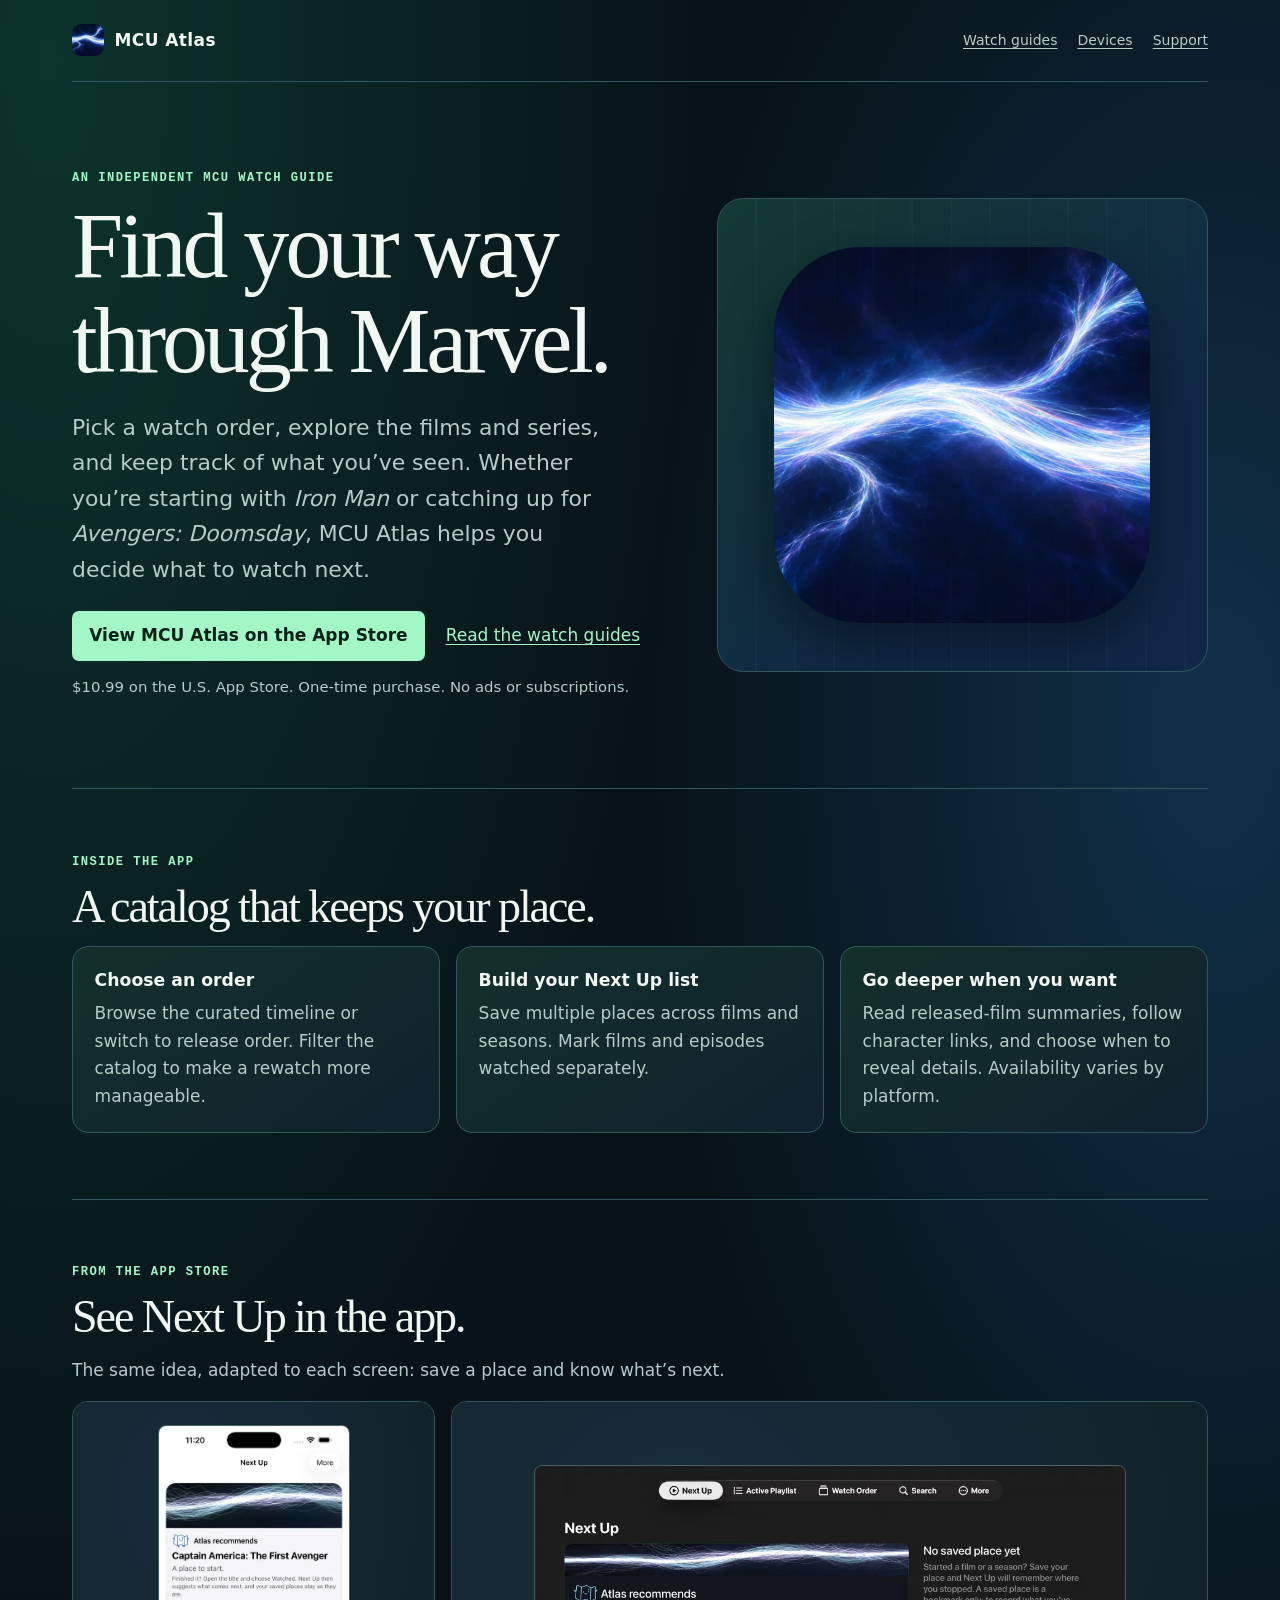
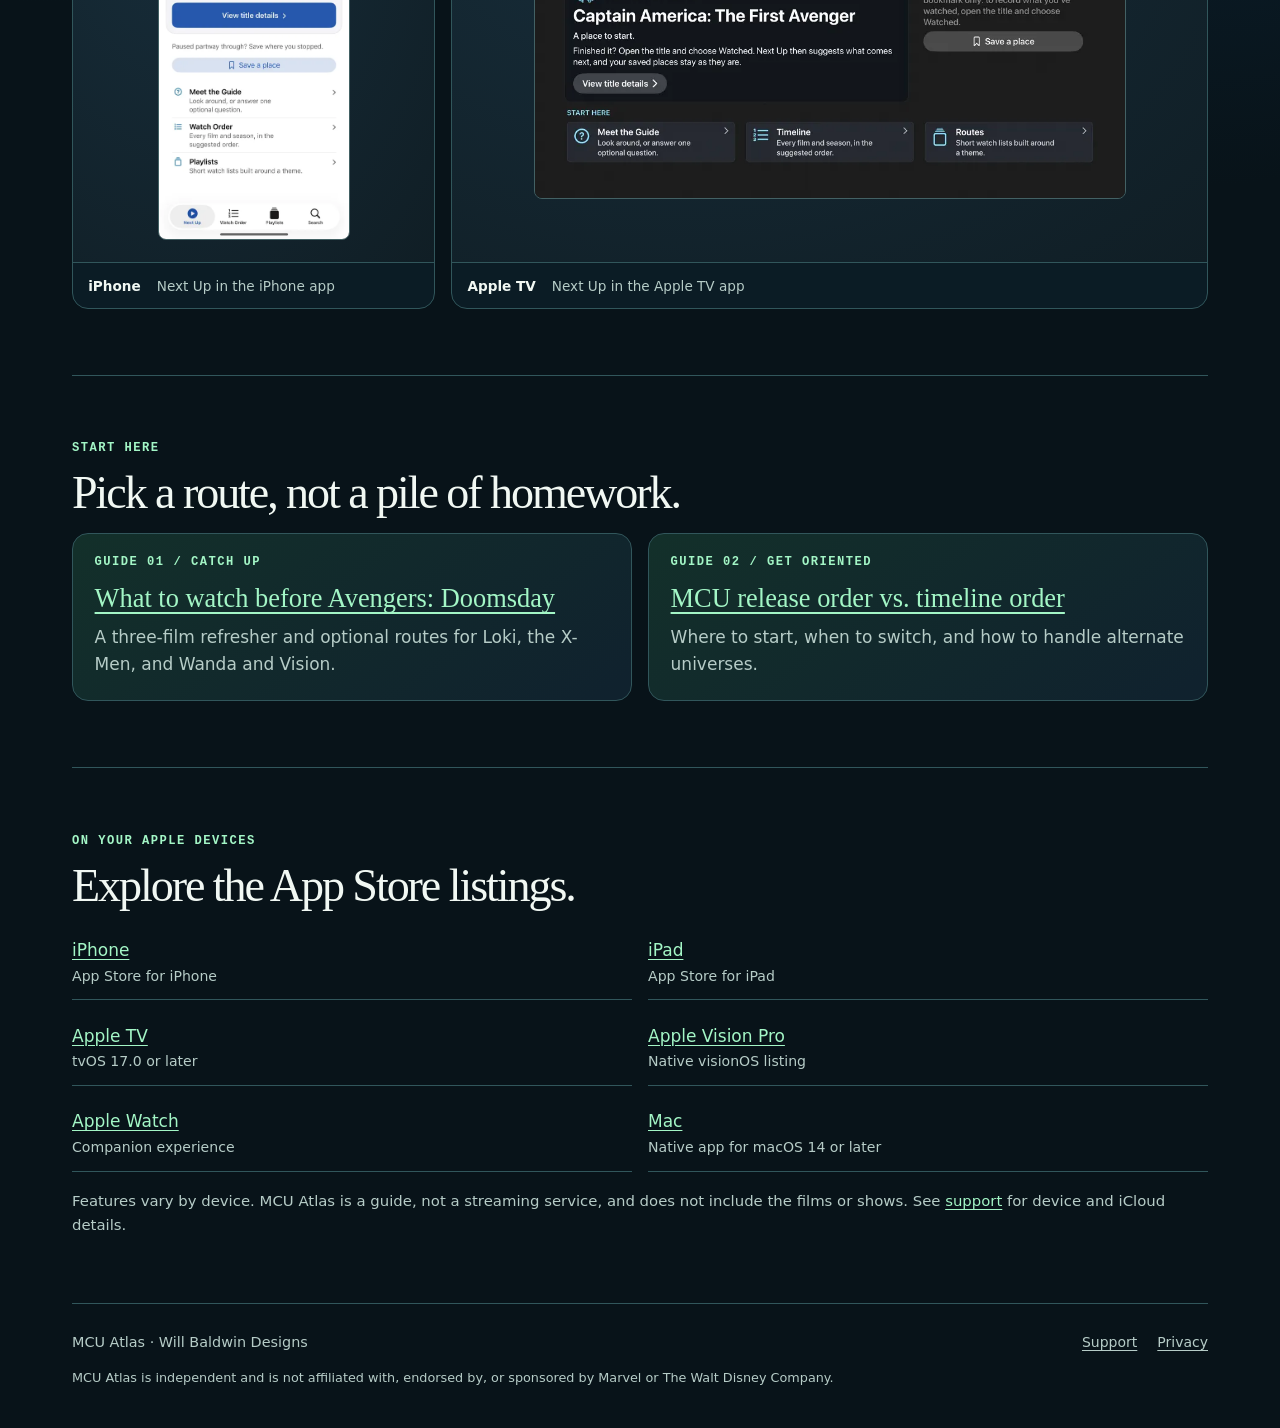
<file: index.html>
<!doctype html>
<html lang="en">
<head>
<meta charset="utf-8">
<meta name="viewport" content="width=device-width,initial-scale=1">
<title>MCU Atlas | Marvel Watch Order & Progress Tracker</title>
<meta name="description" content="MCU Atlas is an independent Marvel Cinematic Universe guide. Explore watch orders, find films and series, and track viewing progress. One purchase; no ads or subscriptions.">
<link rel="canonical" href="https://gtt-team.github.io/mcuatlas-support/">
<link rel="icon" href="assets/timeline-favicon.png" type="image/png">
<link rel="stylesheet" href="atlas-discovery.css">
<meta property="og:type" content="website">
<meta property="og:title" content="MCU Atlas | Marvel Watch Order & Progress Tracker">
<meta property="og:description" content="An independent guide to what to watch next in the Marvel Cinematic Universe.">
<meta property="og:url" content="https://gtt-team.github.io/mcuatlas-support/">
<meta property="og:image" content="https://gtt-team.github.io/mcuatlas-support/assets/timeline-surge.webp">
<meta property="og:image:alt" content="Original MCU Atlas Timeline Surge artwork">
<meta name="twitter:card" content="summary">
<script type="application/ld+json">
{
  "@context": "https://schema.org",
  "@type": "SoftwareApplication",
  "@id": "https://gtt-team.github.io/mcuatlas-support/#mcu-atlas",
  "name": "MCU Atlas",
  "url": "https://gtt-team.github.io/mcuatlas-support/",
  "sameAs": "https://apps.apple.com/us/app/mcu-atlas/id6814704310",
  "description": "Independent Marvel Cinematic Universe watch-order guide and viewing-progress tracker.",
  "applicationCategory": "EntertainmentApplication",
  "operatingSystem": "iOS, iPadOS, tvOS, visionOS, watchOS, macOS 14 or later",
  "image": "https://gtt-team.github.io/mcuatlas-support/assets/timeline-surge.webp",
  "publisher": {"@type":"Organization","name":"Will Baldwin Designs"},
  "offers": {"@type":"Offer","price":"10.99","priceCurrency":"USD","url":"https://apps.apple.com/us/app/mcu-atlas/id6814704310"}
}
</script>
</head>
<body>
<a class="skip" href="#main">Skip to content</a>
<header class="site-header">
<a class="wordmark" href="./" aria-current="page"><img src="assets/timeline-favicon.png" width="32" height="32" alt=""> MCU Atlas</a>
<nav aria-label="Main navigation"><a href="#guides">Watch guides</a><a href="#platforms">Devices</a><a href="support.html">Support</a></nav>
</header>
<main id="main">
<section class="hero" aria-labelledby="hero-heading">
<div>
  <p class="kicker">An independent MCU watch guide</p>
  <h1 id="hero-heading">Find your way through Marvel.</h1>
  <p class="lede">Pick a watch order, explore the films and series, and keep track of what you’ve seen. Whether you’re starting with <em>Iron Man</em> or catching up for <em>Avengers: Doomsday</em>, MCU Atlas helps you decide what to watch next.</p>
  <div class="actions"><a class="button" href="https://apps.apple.com/us/app/mcu-atlas/id6814704310">View MCU Atlas on the App Store</a><a href="#guides">Read the watch guides</a></div>
  <p class="small">$10.99 on the U.S. App Store. One-time purchase. No ads or subscriptions.</p>
</div>
<figure class="hero-art"><img src="assets/timeline-surge.webp" width="820" height="820" alt="Original Atlas artwork: a green-to-blue surge crossing a dark field" fetchpriority="high"></figure>
</section>
<section class="section" aria-labelledby="features-heading">
<div class="section-head"><p class="kicker">Inside the app</p><h2 id="features-heading">A catalog that keeps your place.</h2></div>
<div class="cards">
<div class="card"><h3>Choose an order</h3><p class="sub">Browse the curated timeline or switch to release order. Filter the catalog to make a rewatch more manageable.</p></div>
<div class="card"><h3>Build your Next Up list</h3><p class="sub">Save multiple places across films and seasons. Mark films and episodes watched separately.</p></div>
<div class="card"><h3>Go deeper when you want</h3><p class="sub">Read released-film summaries, follow character links, and choose when to reveal details. Availability varies by platform.</p></div>
</div>
</section>
<section class="section" aria-labelledby="capture-heading">
<div class="section-head"><p class="kicker">From the App Store</p><h2 id="capture-heading">See Next Up in the app.</h2><p class="sub">The same idea, adapted to each screen: save a place and know what’s next.</p></div>
<div class="captures">
<figure class="capture capture-phone"><div class="capture-image"><img src="assets/next-up-iphone.webp" width="459" height="998" loading="lazy" alt="MCU Atlas on iPhone showing the Next Up screen"></div><figcaption><strong>iPhone</strong><span>Next Up in the iPhone app</span></figcaption></figure>
<figure class="capture capture-tv"><div class="capture-image"><img src="assets/next-up-apple-tv.webp" width="960" height="540" loading="lazy" alt="MCU Atlas on Apple TV showing the Next Up screen"></div><figcaption><strong>Apple TV</strong><span>Next Up in the Apple TV app</span></figcaption></figure>
</div>
</section>
<section class="section" id="guides" aria-labelledby="guides-heading">
<div class="section-head"><p class="kicker">Start here</p><h2 id="guides-heading">Pick a route, not a pile of homework.</h2></div>
<div class="guides">
<div class="card"><p class="chapter">Guide 01 / Catch up</p><a class="guide-link" href="guides/doomsday-watch-guide/">What to watch before Avengers: Doomsday</a><p class="sub">A three-film refresher and optional routes for Loki, the X-Men, and Wanda and Vision.</p></div>
<div class="card"><p class="chapter">Guide 02 / Get oriented</p><a class="guide-link" href="guides/mcu-watch-order/">MCU release order vs. timeline order</a><p class="sub">Where to start, when to switch, and how to handle alternate universes.</p></div>
</div>
</section>
<section class="section" id="platforms" aria-labelledby="devices-heading">
<div class="section-head"><p class="kicker">On your Apple devices</p><h2 id="devices-heading">Explore the App Store listings.</h2></div>
<ul class="platforms">
<li><a href="https://apps.apple.com/us/app/mcu-atlas/id6814704310">iPhone</a><small>App Store for iPhone</small></li>
<li><a href="https://apps.apple.com/us/app/mcu-atlas/id6814704310?platform=ipad">iPad</a><small>App Store for iPad</small></li>
<li><a href="https://apps.apple.com/us/app/mcu-atlas/id6814704310?platform=tv">Apple TV</a><small>tvOS 17.0 or later</small></li>
<li><a href="https://apps.apple.com/us/app/mcu-atlas/id6814704310?platform=vision">Apple Vision Pro</a><small>Native visionOS listing</small></li>
<li><a href="https://apps.apple.com/us/app/mcu-atlas/id6814704310?platform=watch">Apple Watch</a><small>Companion experience</small></li>
<li><a href="https://apps.apple.com/us/app/mcu-atlas/id6814704310?platform=mac">Mac</a><small>Native app for macOS 14 or later</small></li>
</ul>
<p class="small">Features vary by device. MCU Atlas is a guide, not a streaming service, and does not include the films or shows. See <a href="support.html">support</a> for device and iCloud details.</p>
</section>
</main>
<footer>
<div class="foot-row"><span>MCU Atlas · Will Baldwin Designs</span><nav aria-label="Footer"><a href="support.html">Support</a><a href="privacy.html">Privacy</a></nav></div>
<p class="foot-note">MCU Atlas is independent and is not affiliated with, endorsed by, or sponsored by Marvel or The Walt Disney Company.</p>
</footer>
</body>
</html>
</file>
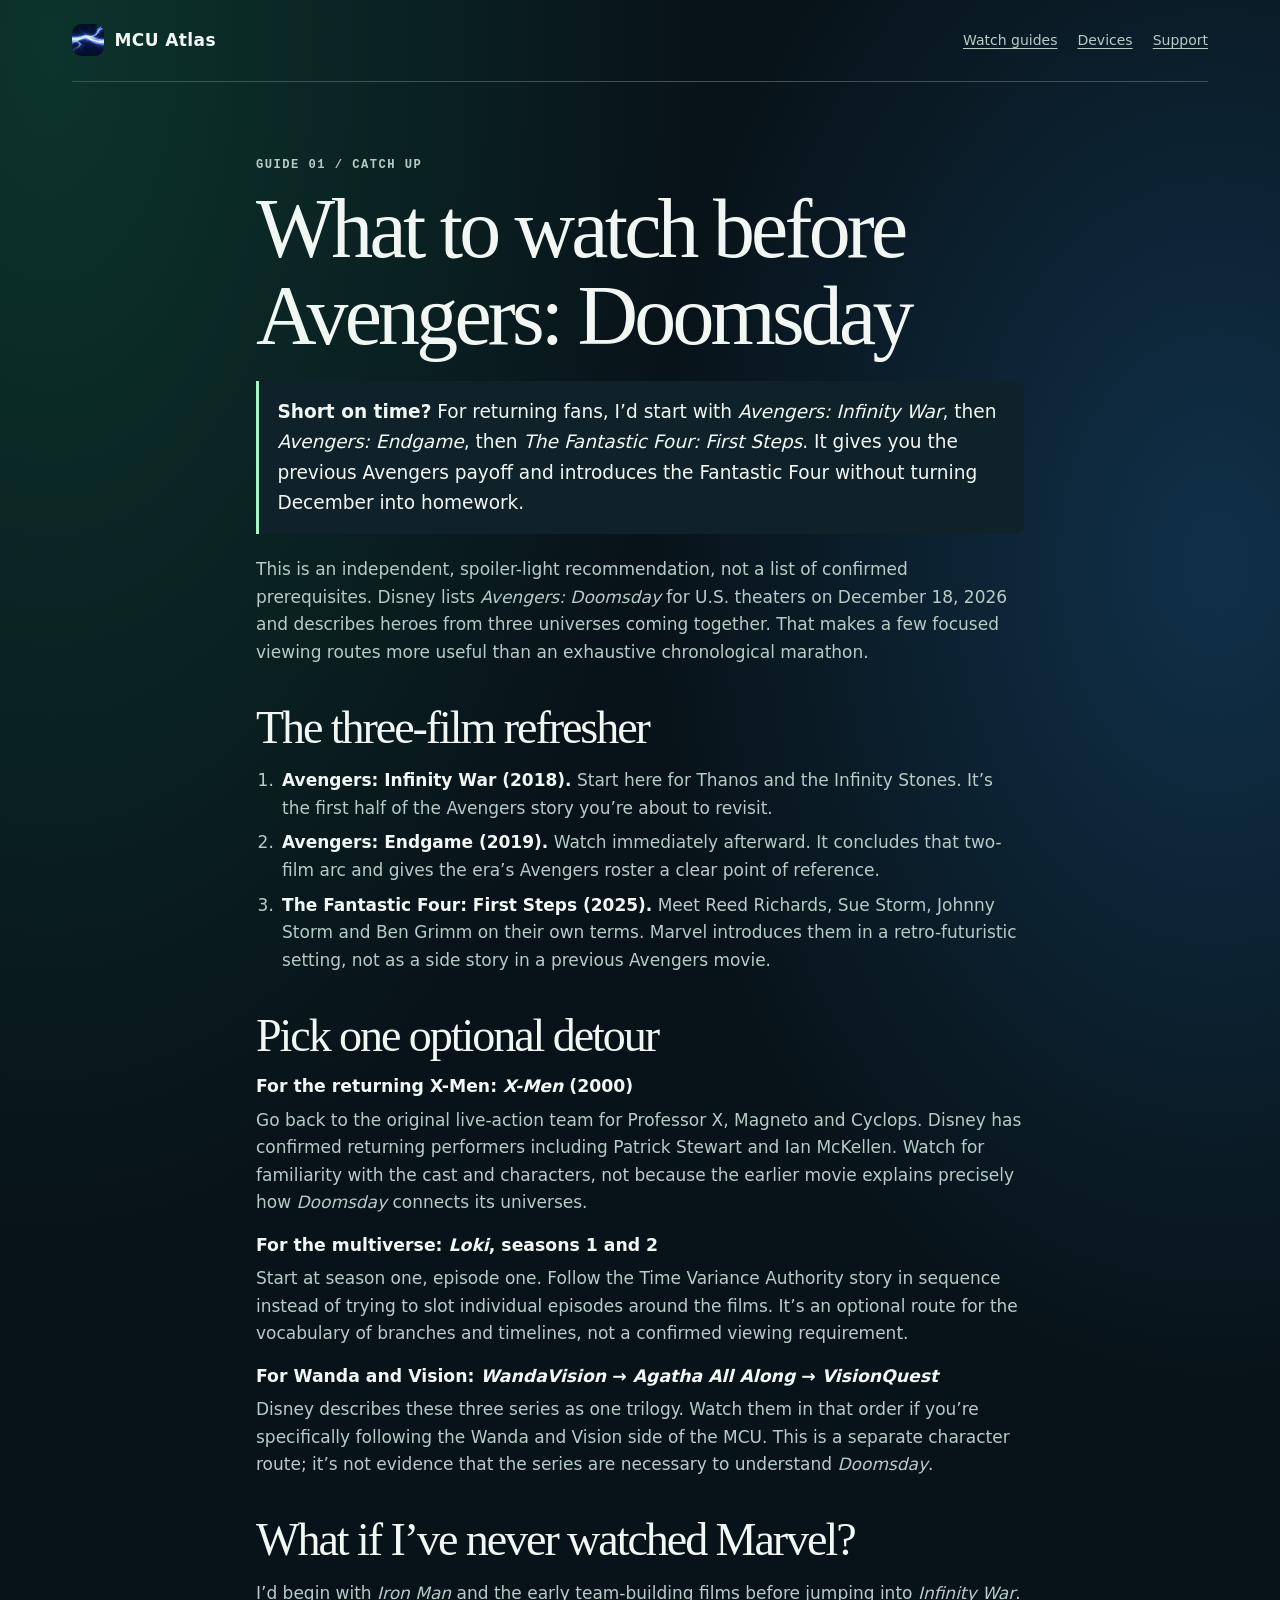
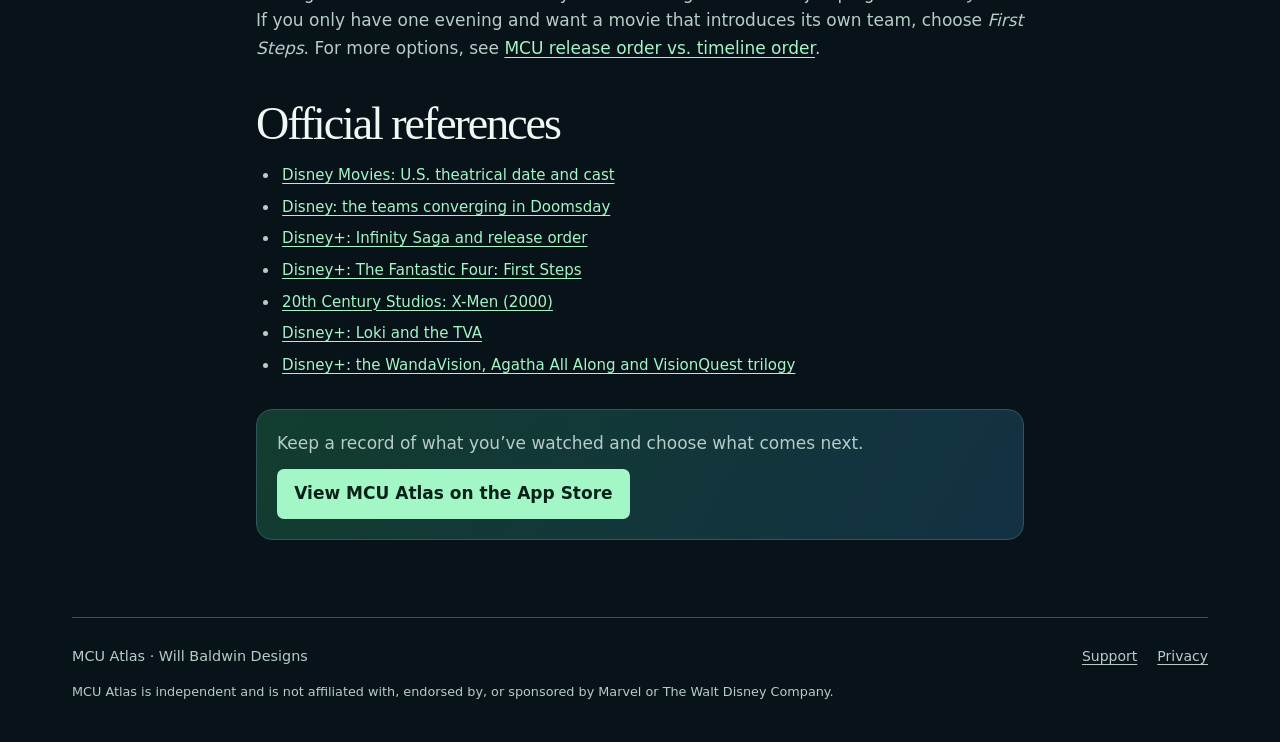
<file: guides/doomsday-watch-guide/index.html>
<!doctype html>
<html lang="en">
<head>
<meta charset="utf-8">
<meta name="viewport" content="width=device-width,initial-scale=1">
<title>What to watch before Avengers: Doomsday | MCU Atlas</title>
<meta name="description" content="A spoiler-light three-film Doomsday refresher, plus optional Loki, X-Men and WandaVision viewing routes. An independent MCU Atlas watch guide.">
<link rel="canonical" href="https://gtt-team.github.io/mcuatlas-support/guides/doomsday-watch-guide/">
<link rel="icon" href="../../assets/timeline-favicon.png" type="image/png">
<link rel="stylesheet" href="../../atlas-discovery.css">
<meta property="og:type" content="article">
<meta property="og:title" content="What to watch before Avengers: Doomsday | MCU Atlas">
<meta property="og:description" content="A spoiler-light three-film Doomsday refresher, plus optional Loki, X-Men and WandaVision viewing routes. An independent MCU Atlas watch guide.">
<meta property="og:url" content="https://gtt-team.github.io/mcuatlas-support/guides/doomsday-watch-guide/">
<meta property="og:image" content="https://gtt-team.github.io/mcuatlas-support/assets/timeline-surge.webp">
<meta property="og:image:alt" content="Original MCU Atlas Timeline Surge artwork">
<meta name="twitter:card" content="summary">
<script type="application/ld+json">
{
  "@context": "https://schema.org",
  "@type": "Article",
  "headline": "What to watch before Avengers: Doomsday",
  "description": "A spoiler-light three-film Doomsday refresher, plus optional Loki, X-Men and WandaVision viewing routes. An independent MCU Atlas watch guide.",
  "url": "https://gtt-team.github.io/mcuatlas-support/guides/doomsday-watch-guide/",
  "mainEntityOfPage": "https://gtt-team.github.io/mcuatlas-support/guides/doomsday-watch-guide/",
  "publisher": {
    "@type": "Organization",
    "name": "Will Baldwin Designs"
  },
  "image": "https://gtt-team.github.io/mcuatlas-support/assets/timeline-surge.webp"
}
</script>
</head>
<body>
<a class="skip" href="#main">Skip to content</a>
<header>
<a class="wordmark" href="../../"><img src="../../assets/timeline-favicon.png" width="32" height="32" alt=""> MCU Atlas</a>
<nav aria-label="Main navigation"><a href="../../#guides">Watch guides</a><a href="../../#platforms">Devices</a><a href="../../support.html">Support</a></nav>
</header>
<main class="article" id="main">
<article aria-labelledby="article-title">
<p class="kicker">Guide 01 / Catch up</p>
<h1 id="article-title">What to watch before Avengers: Doomsday</h1>

<p class="quick-answer"><strong>Short on time?</strong> For returning fans, I’d start with <em>Avengers: Infinity War</em>, then <em>Avengers: Endgame</em>, then <em>The Fantastic Four: First Steps</em>. It gives you the previous Avengers payoff and introduces the Fantastic Four without turning December into homework.</p>
<p>This is an independent, spoiler-light recommendation, not a list of confirmed prerequisites. Disney lists <em>Avengers: Doomsday</em> for U.S. theaters on <time datetime="2026-12-18">December 18, 2026</time> and describes heroes from three universes coming together. That makes a few focused viewing routes more useful than an exhaustive chronological marathon.</p>
<h2>The three-film refresher</h2>
<ol>
<li><strong>Avengers: Infinity War (2018).</strong> Start here for Thanos and the Infinity Stones. It’s the first half of the Avengers story you’re about to revisit.</li>
<li><strong>Avengers: Endgame (2019).</strong> Watch immediately afterward. It concludes that two-film arc and gives the era’s Avengers roster a clear point of reference.</li>
<li><strong>The Fantastic Four: First Steps (2025).</strong> Meet Reed Richards, Sue Storm, Johnny Storm and Ben Grimm on their own terms. Marvel introduces them in a retro-futuristic setting, not as a side story in a previous Avengers movie.</li>
</ol>
<h2>Pick one optional detour</h2>
<h3>For the returning X-Men: <em>X-Men</em> (2000)</h3>
<p>Go back to the original live-action team for Professor X, Magneto and Cyclops. Disney has confirmed returning performers including Patrick Stewart and Ian McKellen. Watch for familiarity with the cast and characters, not because the earlier movie explains precisely how <em>Doomsday</em> connects its universes.</p>
<h3>For the multiverse: <em>Loki</em>, seasons 1 and 2</h3>
<p>Start at season one, episode one. Follow the Time Variance Authority story in sequence instead of trying to slot individual episodes around the films. It’s an optional route for the vocabulary of branches and timelines, not a confirmed viewing requirement.</p>
<h3>For Wanda and Vision: <em>WandaVision</em> → <em>Agatha All Along</em> → <em>VisionQuest</em></h3>
<p>Disney describes these three series as one trilogy. Watch them in that order if you’re specifically following the Wanda and Vision side of the MCU. This is a separate character route; it’s not evidence that the series are necessary to understand <em>Doomsday</em>.</p>
<h2>What if I’ve never watched Marvel?</h2>
<p>I’d begin with <em>Iron Man</em> and the early team-building films before jumping into <em>Infinity War</em>. If you only have one evening and want a movie that introduces its own team, choose <em>First Steps</em>. For more options, see <a href="../mcu-watch-order/">MCU release order vs. timeline order</a>.</p>
<h2>Official references</h2>
<ul class="source-list">
<li><a href="https://movies.disney.com/avengers-doomsday">Disney Movies: U.S. theatrical date and cast</a></li>
<li><a href="https://thewaltdisneycompany.com/news/russo-brothers-avengers-endgame-doomsday/">Disney: the teams converging in Doomsday</a></li>
<li><a href="https://www.disneyplus.com/explore/articles/marvel-movies-in-order">Disney+: Infinity Saga and release order</a></li>
<li><a href="https://www.disneyplus.com/explore/articles/fantastic-four-first-steps-movie">Disney+: The Fantastic Four: First Steps</a></li>
<li><a href="https://www.20thcenturystudios.com/movies/x-men">20th Century Studios: X-Men (2000)</a></li>
<li><a href="https://www.disneyplus.com/browse/entity-8f8c5cbb-e5ba-4285-9e2c-86abcac9fd50">Disney+: Loki and the TVA</a></li>
<li><a href="https://www.disneyplus.com/explore/articles/marvel-visionquest">Disney+: the WandaVision, Agatha All Along and VisionQuest trilogy</a></li>
</ul>

<div class="cta"><p>Keep a record of what you’ve watched and choose what comes next.</p><a class="button" href="https://apps.apple.com/us/app/mcu-atlas/id6814704310">View MCU Atlas on the App Store</a></div>
</article>
</main>
<footer>
<div class="foot-row"><span>MCU Atlas · Will Baldwin Designs</span><nav aria-label="Footer"><a href="../../support.html">Support</a><a href="../../privacy.html">Privacy</a></nav></div>
<p class="foot-note">MCU Atlas is independent and is not affiliated with, endorsed by, or sponsored by Marvel or The Walt Disney Company.</p>
</footer>
</body>
</html>
</file>
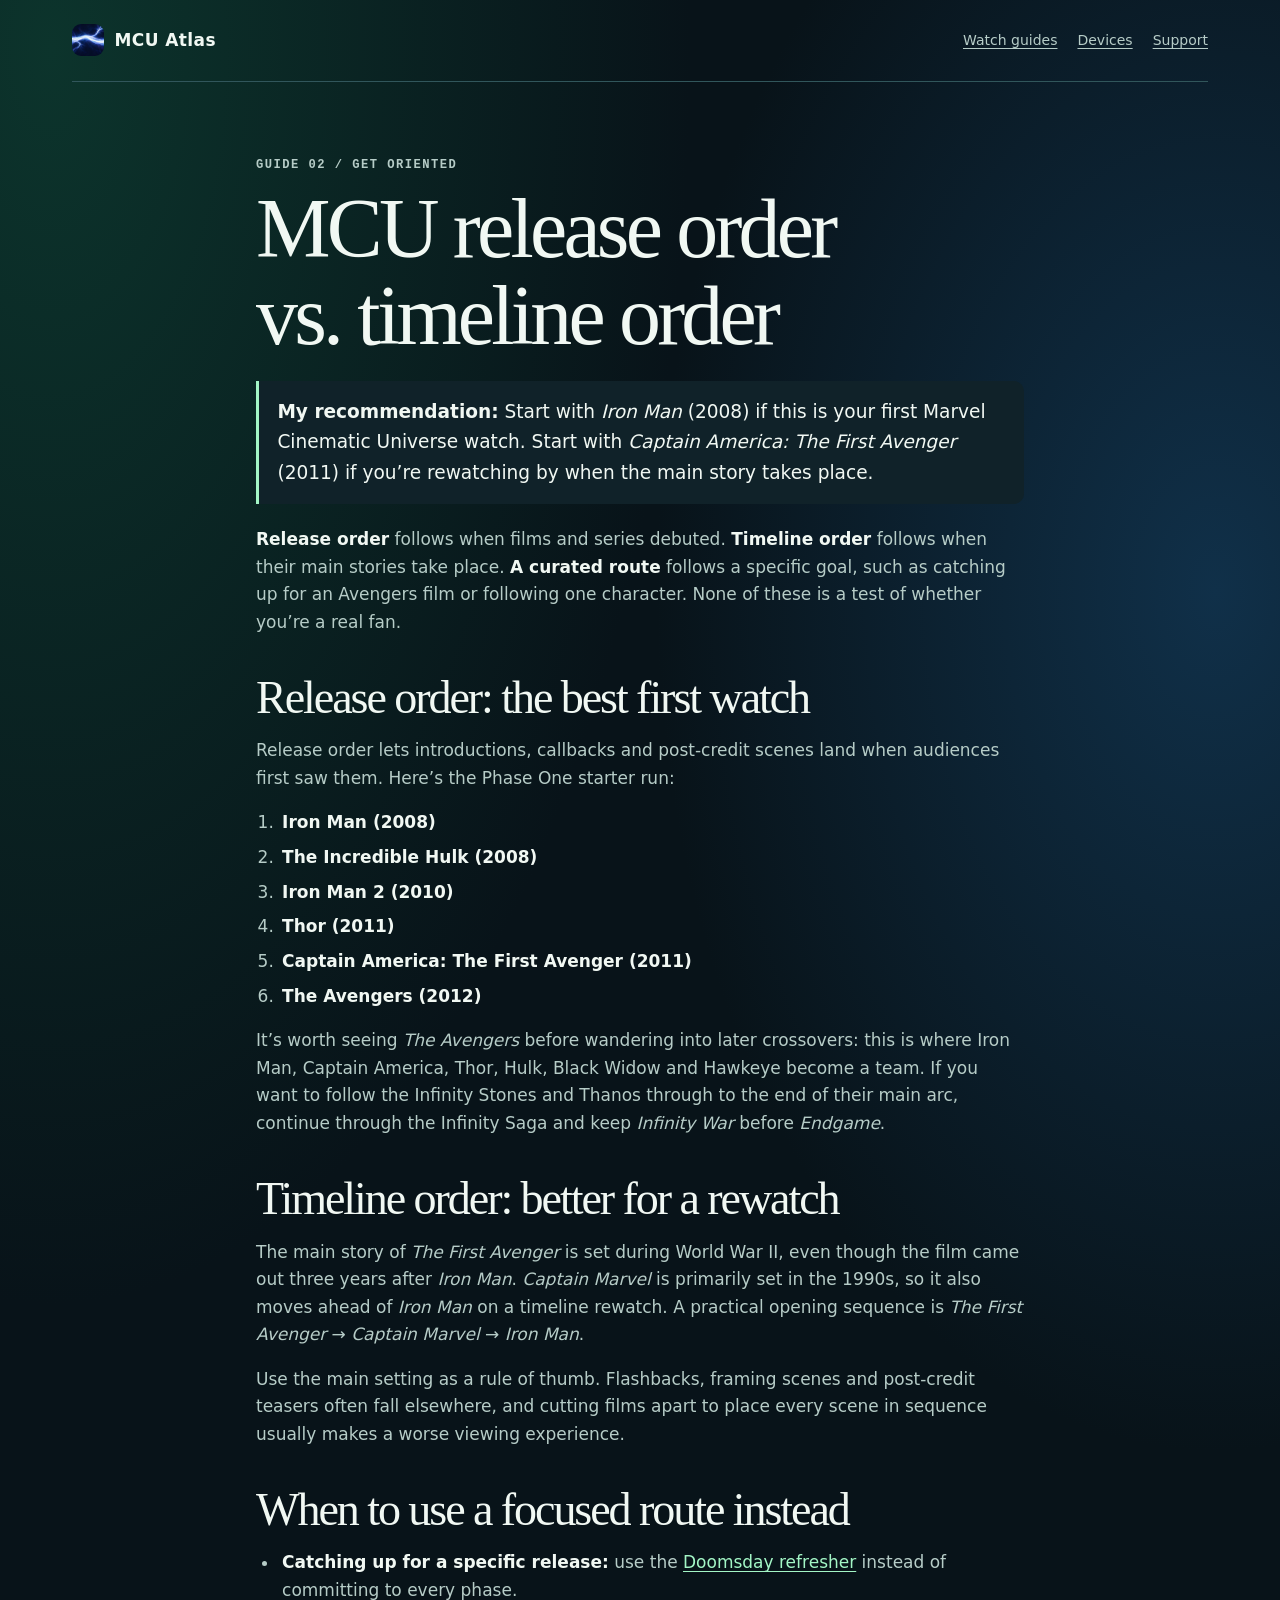
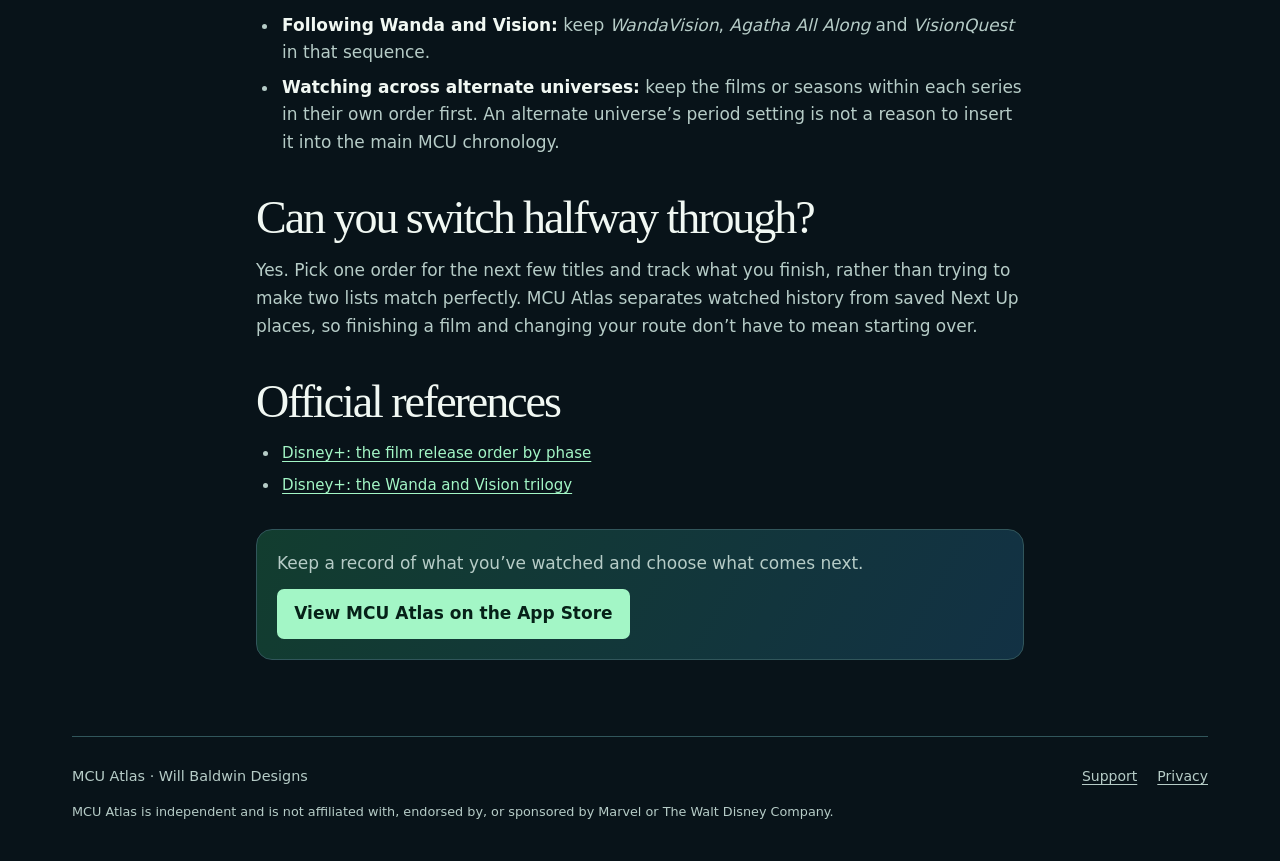
<file: guides/mcu-watch-order/index.html>
<!doctype html>
<html lang="en">
<head>
<meta charset="utf-8">
<meta name="viewport" content="width=device-width,initial-scale=1">
<title>MCU release order vs. timeline order | MCU Atlas</title>
<meta name="description" content="Start the Marvel Cinematic Universe with Iron Man in release order, or choose a timeline rewatch. Compare first films, main story dates, and optional character routes.">
<link rel="canonical" href="https://gtt-team.github.io/mcuatlas-support/guides/mcu-watch-order/">
<link rel="icon" href="../../assets/timeline-favicon.png" type="image/png">
<link rel="stylesheet" href="../../atlas-discovery.css">
<meta property="og:type" content="article">
<meta property="og:title" content="MCU release order vs. timeline order | MCU Atlas">
<meta property="og:description" content="Start the Marvel Cinematic Universe with Iron Man in release order, or choose a timeline rewatch. Compare first films, main story dates, and optional character routes.">
<meta property="og:url" content="https://gtt-team.github.io/mcuatlas-support/guides/mcu-watch-order/">
<meta property="og:image" content="https://gtt-team.github.io/mcuatlas-support/assets/timeline-surge.webp">
<meta property="og:image:alt" content="Original MCU Atlas Timeline Surge artwork">
<meta name="twitter:card" content="summary">
<script type="application/ld+json">
{
  "@context": "https://schema.org",
  "@type": "Article",
  "headline": "MCU release order vs. timeline order",
  "description": "Start the Marvel Cinematic Universe with Iron Man in release order, or choose a timeline rewatch. Compare first films, main story dates, and optional character routes.",
  "url": "https://gtt-team.github.io/mcuatlas-support/guides/mcu-watch-order/",
  "mainEntityOfPage": "https://gtt-team.github.io/mcuatlas-support/guides/mcu-watch-order/",
  "publisher": {
    "@type": "Organization",
    "name": "Will Baldwin Designs"
  },
  "image": "https://gtt-team.github.io/mcuatlas-support/assets/timeline-surge.webp"
}
</script>
</head>
<body>
<a class="skip" href="#main">Skip to content</a>
<header>
<a class="wordmark" href="../../"><img src="../../assets/timeline-favicon.png" width="32" height="32" alt=""> MCU Atlas</a>
<nav aria-label="Main navigation"><a href="../../#guides">Watch guides</a><a href="../../#platforms">Devices</a><a href="../../support.html">Support</a></nav>
</header>
<main class="article" id="main">
<article aria-labelledby="article-title">
<p class="kicker">Guide 02 / Get oriented</p>
<h1 id="article-title">MCU release order vs. timeline order</h1>

<p class="quick-answer"><strong>My recommendation:</strong> Start with <em>Iron Man</em> (2008) if this is your first Marvel Cinematic Universe watch. Start with <em>Captain America: The First Avenger</em> (2011) if you’re rewatching by when the main story takes place.</p>
<p><strong>Release order</strong> follows when films and series debuted. <strong>Timeline order</strong> follows when their main stories take place. <strong>A curated route</strong> follows a specific goal, such as catching up for an Avengers film or following one character. None of these is a test of whether you’re a real fan.</p>
<h2>Release order: the best first watch</h2>
<p>Release order lets introductions, callbacks and post-credit scenes land when audiences first saw them. Here’s the Phase One starter run:</p>
<ol>
<li><strong>Iron Man (2008)</strong></li>
<li><strong>The Incredible Hulk (2008)</strong></li>
<li><strong>Iron Man 2 (2010)</strong></li>
<li><strong>Thor (2011)</strong></li>
<li><strong>Captain America: The First Avenger (2011)</strong></li>
<li><strong>The Avengers (2012)</strong></li>
</ol>
<p>It’s worth seeing <em>The Avengers</em> before wandering into later crossovers: this is where Iron Man, Captain America, Thor, Hulk, Black Widow and Hawkeye become a team. If you want to follow the Infinity Stones and Thanos through to the end of their main arc, continue through the Infinity Saga and keep <em>Infinity War</em> before <em>Endgame</em>.</p>
<h2>Timeline order: better for a rewatch</h2>
<p>The main story of <em>The First Avenger</em> is set during World War II, even though the film came out three years after <em>Iron Man</em>. <em>Captain Marvel</em> is primarily set in the 1990s, so it also moves ahead of <em>Iron Man</em> on a timeline rewatch. A practical opening sequence is <em>The First Avenger</em> → <em>Captain Marvel</em> → <em>Iron Man</em>.</p>
<p>Use the main setting as a rule of thumb. Flashbacks, framing scenes and post-credit teasers often fall elsewhere, and cutting films apart to place every scene in sequence usually makes a worse viewing experience.</p>
<h2>When to use a focused route instead</h2>
<ul>
<li><strong>Catching up for a specific release:</strong> use the <a href="../doomsday-watch-guide/">Doomsday refresher</a> instead of committing to every phase.</li>
<li><strong>Following Wanda and Vision:</strong> keep <em>WandaVision</em>, <em>Agatha All Along</em> and <em>VisionQuest</em> in that sequence.</li>
<li><strong>Watching across alternate universes:</strong> keep the films or seasons within each series in their own order first. An alternate universe’s period setting is not a reason to insert it into the main MCU chronology.</li>
</ul>
<h2>Can you switch halfway through?</h2>
<p>Yes. Pick one order for the next few titles and track what you finish, rather than trying to make two lists match perfectly. MCU Atlas separates watched history from saved Next Up places, so finishing a film and changing your route don’t have to mean starting over.</p>
<h2>Official references</h2>
<ul class="source-list">
<li><a href="https://www.disneyplus.com/explore/articles/marvel-movies-in-order">Disney+: the film release order by phase</a></li>
<li><a href="https://www.disneyplus.com/explore/articles/marvel-visionquest">Disney+: the Wanda and Vision trilogy</a></li>
</ul>

<div class="cta"><p>Keep a record of what you’ve watched and choose what comes next.</p><a class="button" href="https://apps.apple.com/us/app/mcu-atlas/id6814704310">View MCU Atlas on the App Store</a></div>
</article>
</main>
<footer>
<div class="foot-row"><span>MCU Atlas · Will Baldwin Designs</span><nav aria-label="Footer"><a href="../../support.html">Support</a><a href="../../privacy.html">Privacy</a></nav></div>
<p class="foot-note">MCU Atlas is independent and is not affiliated with, endorsed by, or sponsored by Marvel or The Walt Disney Company.</p>
</footer>
</body>
</html>
</file>
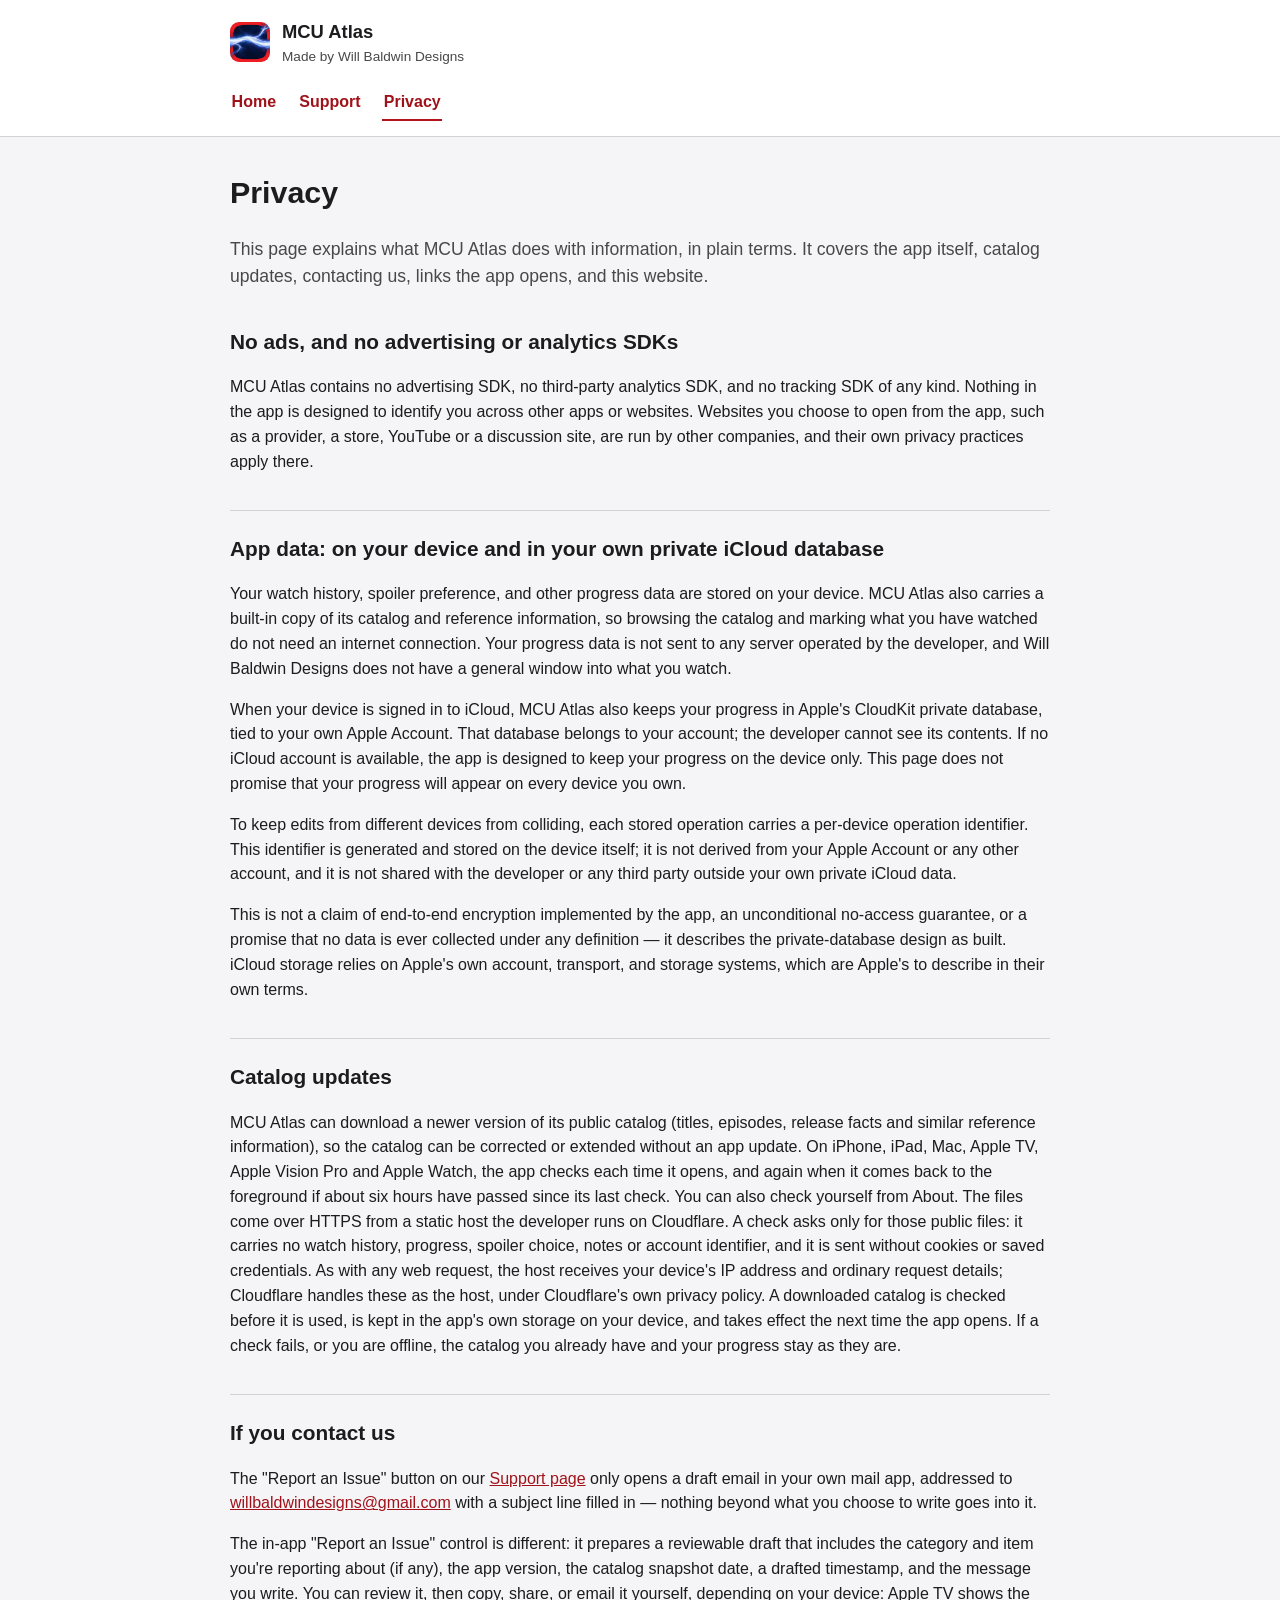
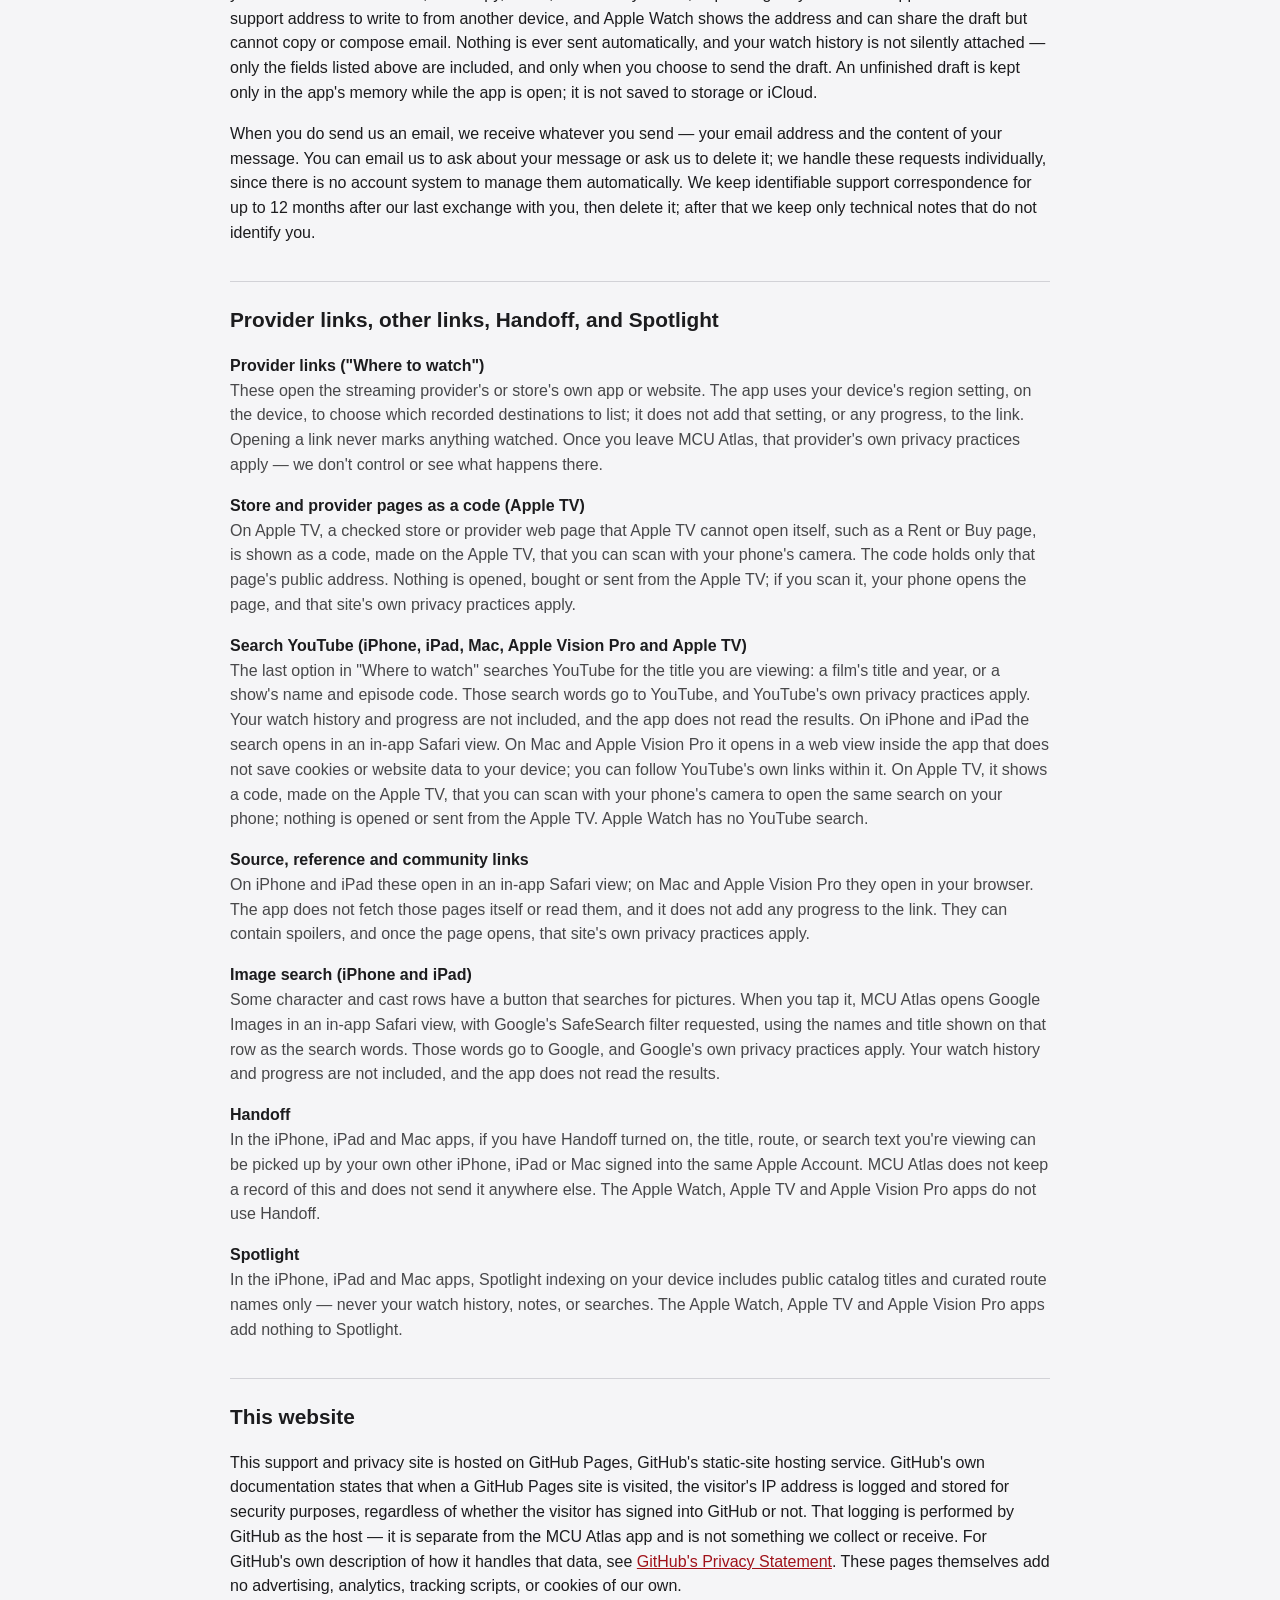
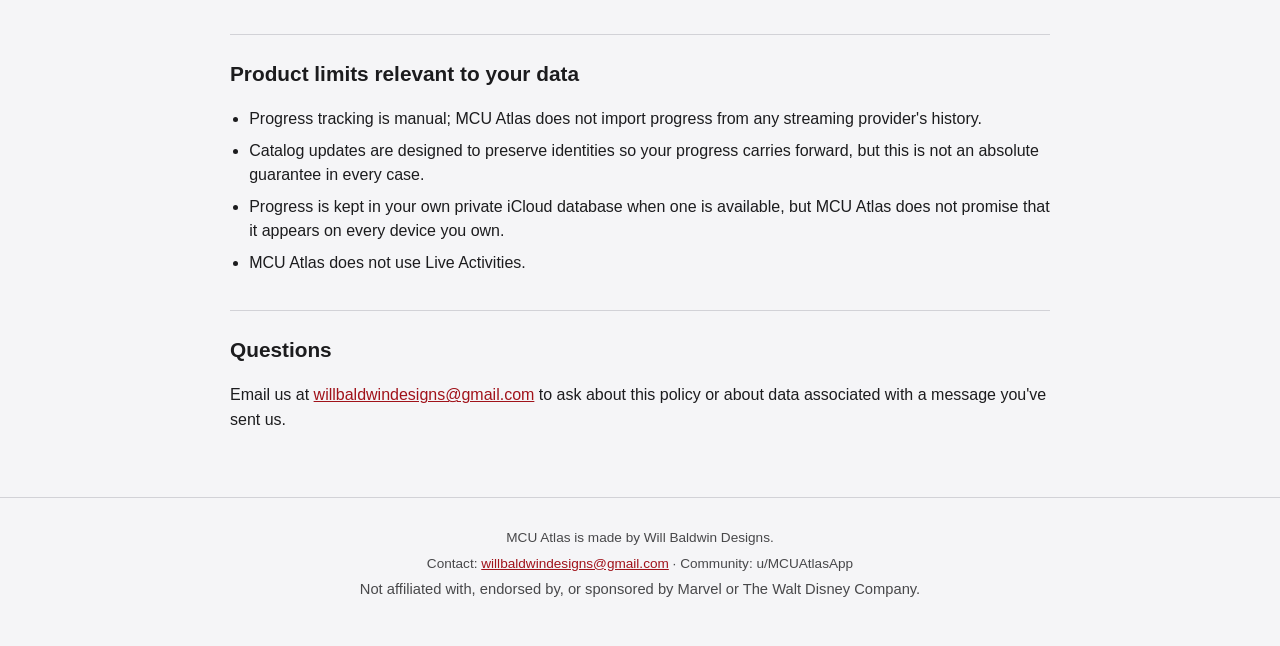
<file: privacy.html>
<!DOCTYPE html>
<html lang="en">
<head>
<meta charset="UTF-8">
<meta name="viewport" content="width=device-width, initial-scale=1">
<title>Privacy — MCU Atlas</title>
<link rel="stylesheet" href="styles.css">
<link rel="icon" type="image/png" href="assets/favicon-32.png">
</head>
<body>
<a class="skip-link" href="#main">Skip to content</a>

<header class="site-header">
  <div class="header-inner">
    <img src="assets/icon-256.png" alt="" width="40" height="40">
    <div>
      <p class="brand-title">MCU Atlas</p>
      <p class="brand-sub">Made by Will Baldwin Designs</p>
    </div>
  </div>
  <nav class="primary-nav" aria-label="Primary">
    <a href="index.html">Home</a>
    <a href="support.html">Support</a>
    <a href="privacy.html" aria-current="page">Privacy</a>
  </nav>
</header>

<main id="main">
  <h1>Privacy</h1>
  <p class="lede">This page explains what MCU Atlas does with information, in plain terms. It covers the app itself, catalog updates, contacting us, links the app opens, and this website.</p>

  <h2>No ads, and no advertising or analytics SDKs</h2>
  <p>MCU Atlas contains no advertising SDK, no third-party analytics SDK, and no tracking SDK of any kind. Nothing in the app is designed to identify you across other apps or websites. Websites you choose to open from the app, such as a provider, a store, YouTube or a discussion site, are run by other companies, and their own privacy practices apply there.</p>

  <h2>App data: on your device and in your own private iCloud database</h2>
  <p>Your watch history, spoiler preference, and other progress data are stored on your device. MCU Atlas also carries a built-in copy of its catalog and reference information, so browsing the catalog and marking what you have watched do not need an internet connection. Your progress data is not sent to any server operated by the developer, and Will Baldwin Designs does not have a general window into what you watch.</p>
  <p>When your device is signed in to iCloud, MCU Atlas also keeps your progress in Apple's CloudKit private database, tied to your own Apple Account. That database belongs to your account; the developer cannot see its contents. If no iCloud account is available, the app is designed to keep your progress on the device only. This page does not promise that your progress will appear on every device you own.</p>
  <p>To keep edits from different devices from colliding, each stored operation carries a per-device operation identifier. This identifier is generated and stored on the device itself; it is not derived from your Apple Account or any other account, and it is not shared with the developer or any third party outside your own private iCloud data.</p>
  <p>This is not a claim of end-to-end encryption implemented by the app, an unconditional no-access guarantee, or a promise that no data is ever collected under any definition — it describes the private-database design as built. iCloud storage relies on Apple's own account, transport, and storage systems, which are Apple's to describe in their own terms.</p>

  <h2>Catalog updates</h2>
  <p>MCU Atlas can download a newer version of its public catalog (titles, episodes, release facts and similar reference information), so the catalog can be corrected or extended without an app update. On iPhone, iPad, Mac, Apple TV, Apple Vision Pro and Apple Watch, the app checks each time it opens, and again when it comes back to the foreground if about six hours have passed since its last check. You can also check yourself from About. The files come over HTTPS from a static host the developer runs on Cloudflare. A check asks only for those public files: it carries no watch history, progress, spoiler choice, notes or account identifier, and it is sent without cookies or saved credentials. As with any web request, the host receives your device's IP address and ordinary request details; Cloudflare handles these as the host, under Cloudflare's own privacy policy. A downloaded catalog is checked before it is used, is kept in the app's own storage on your device, and takes effect the next time the app opens. If a check fails, or you are offline, the catalog you already have and your progress stay as they are.</p>

  <h2>If you contact us</h2>
  <p>The "Report an Issue" button on our <a href="support.html">Support page</a> only opens a draft email in your own mail app, addressed to <a href="mailto:willbaldwindesigns@gmail.com">willbaldwindesigns@gmail.com</a> with a subject line filled in — nothing beyond what you choose to write goes into it.</p>
  <p>The in-app "Report an Issue" control is different: it prepares a reviewable draft that includes the category and item you're reporting about (if any), the app version, the catalog snapshot date, a drafted timestamp, and the message you write. You can review it, then copy, share, or email it yourself, depending on your device: Apple TV shows the support address to write to from another device, and Apple Watch shows the address and can share the draft but cannot copy or compose email. Nothing is ever sent automatically, and your watch history is not silently attached — only the fields listed above are included, and only when you choose to send the draft. An unfinished draft is kept only in the app's memory while the app is open; it is not saved to storage or iCloud.</p>
  <p>When you do send us an email, we receive whatever you send — your email address and the content of your message. You can email us to ask about your message or ask us to delete it; we handle these requests individually, since there is no account system to manage them automatically. We keep identifiable support correspondence for up to 12 months after our last exchange with you, then delete it; after that we keep only technical notes that do not identify you.</p>

  <h2>Provider links, other links, Handoff, and Spotlight</h2>
  <dl class="field-list">
    <dt>Provider links ("Where to watch")</dt>
    <dd>These open the streaming provider's or store's own app or website. The app uses your device's region setting, on the device, to choose which recorded destinations to list; it does not add that setting, or any progress, to the link. Opening a link never marks anything watched. Once you leave MCU Atlas, that provider's own privacy practices apply — we don't control or see what happens there.</dd>
    <dt>Store and provider pages as a code (Apple TV)</dt>
    <dd>On Apple TV, a checked store or provider web page that Apple TV cannot open itself, such as a Rent or Buy page, is shown as a code, made on the Apple TV, that you can scan with your phone's camera. The code holds only that page's public address. Nothing is opened, bought or sent from the Apple TV; if you scan it, your phone opens the page, and that site's own privacy practices apply.</dd>
    <dt>Search YouTube (iPhone, iPad, Mac, Apple Vision Pro and Apple TV)</dt>
    <dd>The last option in "Where to watch" searches YouTube for the title you are viewing: a film's title and year, or a show's name and episode code. Those search words go to YouTube, and YouTube's own privacy practices apply. Your watch history and progress are not included, and the app does not read the results. On iPhone and iPad the search opens in an in-app Safari view. On Mac and Apple Vision Pro it opens in a web view inside the app that does not save cookies or website data to your device; you can follow YouTube's own links within it. On Apple TV, it shows a code, made on the Apple TV, that you can scan with your phone's camera to open the same search on your phone; nothing is opened or sent from the Apple TV. Apple Watch has no YouTube search.</dd>
    <dt>Source, reference and community links</dt>
    <dd>On iPhone and iPad these open in an in-app Safari view; on Mac and Apple Vision Pro they open in your browser. The app does not fetch those pages itself or read them, and it does not add any progress to the link. They can contain spoilers, and once the page opens, that site's own privacy practices apply.</dd>
    <dt>Image search (iPhone and iPad)</dt>
    <dd>Some character and cast rows have a button that searches for pictures. When you tap it, MCU Atlas opens Google Images in an in-app Safari view, with Google's SafeSearch filter requested, using the names and title shown on that row as the search words. Those words go to Google, and Google's own privacy practices apply. Your watch history and progress are not included, and the app does not read the results.</dd>
    <dt>Handoff</dt>
    <dd>In the iPhone, iPad and Mac apps, if you have Handoff turned on, the title, route, or search text you're viewing can be picked up by your own other iPhone, iPad or Mac signed into the same Apple Account. MCU Atlas does not keep a record of this and does not send it anywhere else. The Apple Watch, Apple TV and Apple Vision Pro apps do not use Handoff.</dd>
    <dt>Spotlight</dt>
    <dd>In the iPhone, iPad and Mac apps, Spotlight indexing on your device includes public catalog titles and curated route names only — never your watch history, notes, or searches. The Apple Watch, Apple TV and Apple Vision Pro apps add nothing to Spotlight.</dd>
  </dl>

  <h2>This website</h2>
  <p>This support and privacy site is hosted on GitHub Pages, GitHub's static-site hosting service. GitHub's own documentation states that when a GitHub Pages site is visited, the visitor's IP address is logged and stored for security purposes, regardless of whether the visitor has signed into GitHub or not. That logging is performed by GitHub as the host — it is separate from the MCU Atlas app and is not something we collect or receive. For GitHub's own description of how it handles that data, see <a href="https://docs.github.com/en/site-policy/privacy-policies/github-general-privacy-statement">GitHub's Privacy Statement</a>. These pages themselves add no advertising, analytics, tracking scripts, or cookies of our own.</p>

  <h2>Product limits relevant to your data</h2>
  <ul class="plain-list">
    <li>Progress tracking is manual; MCU Atlas does not import progress from any streaming provider's history.</li>
    <li>Catalog updates are designed to preserve identities so your progress carries forward, but this is not an absolute guarantee in every case.</li>
    <li>Progress is kept in your own private iCloud database when one is available, but MCU Atlas does not promise that it appears on every device you own.</li>
    <li>MCU Atlas does not use Live Activities.</li>
  </ul>

  <h2>Questions</h2>
  <p>Email us at <a href="mailto:willbaldwindesigns@gmail.com">willbaldwindesigns@gmail.com</a> to ask about this policy or about data associated with a message you've sent us.</p>
</main>

<footer class="site-footer">
  <p>MCU Atlas is made by Will Baldwin Designs.</p>
  <p>Contact: <a href="mailto:willbaldwindesigns@gmail.com">willbaldwindesigns@gmail.com</a> &middot; Community: u/MCUAtlasApp</p>
  <p class="note">Not affiliated with, endorsed by, or sponsored by Marvel or The Walt Disney Company.</p>
</footer>
</body>
</html>
</file>
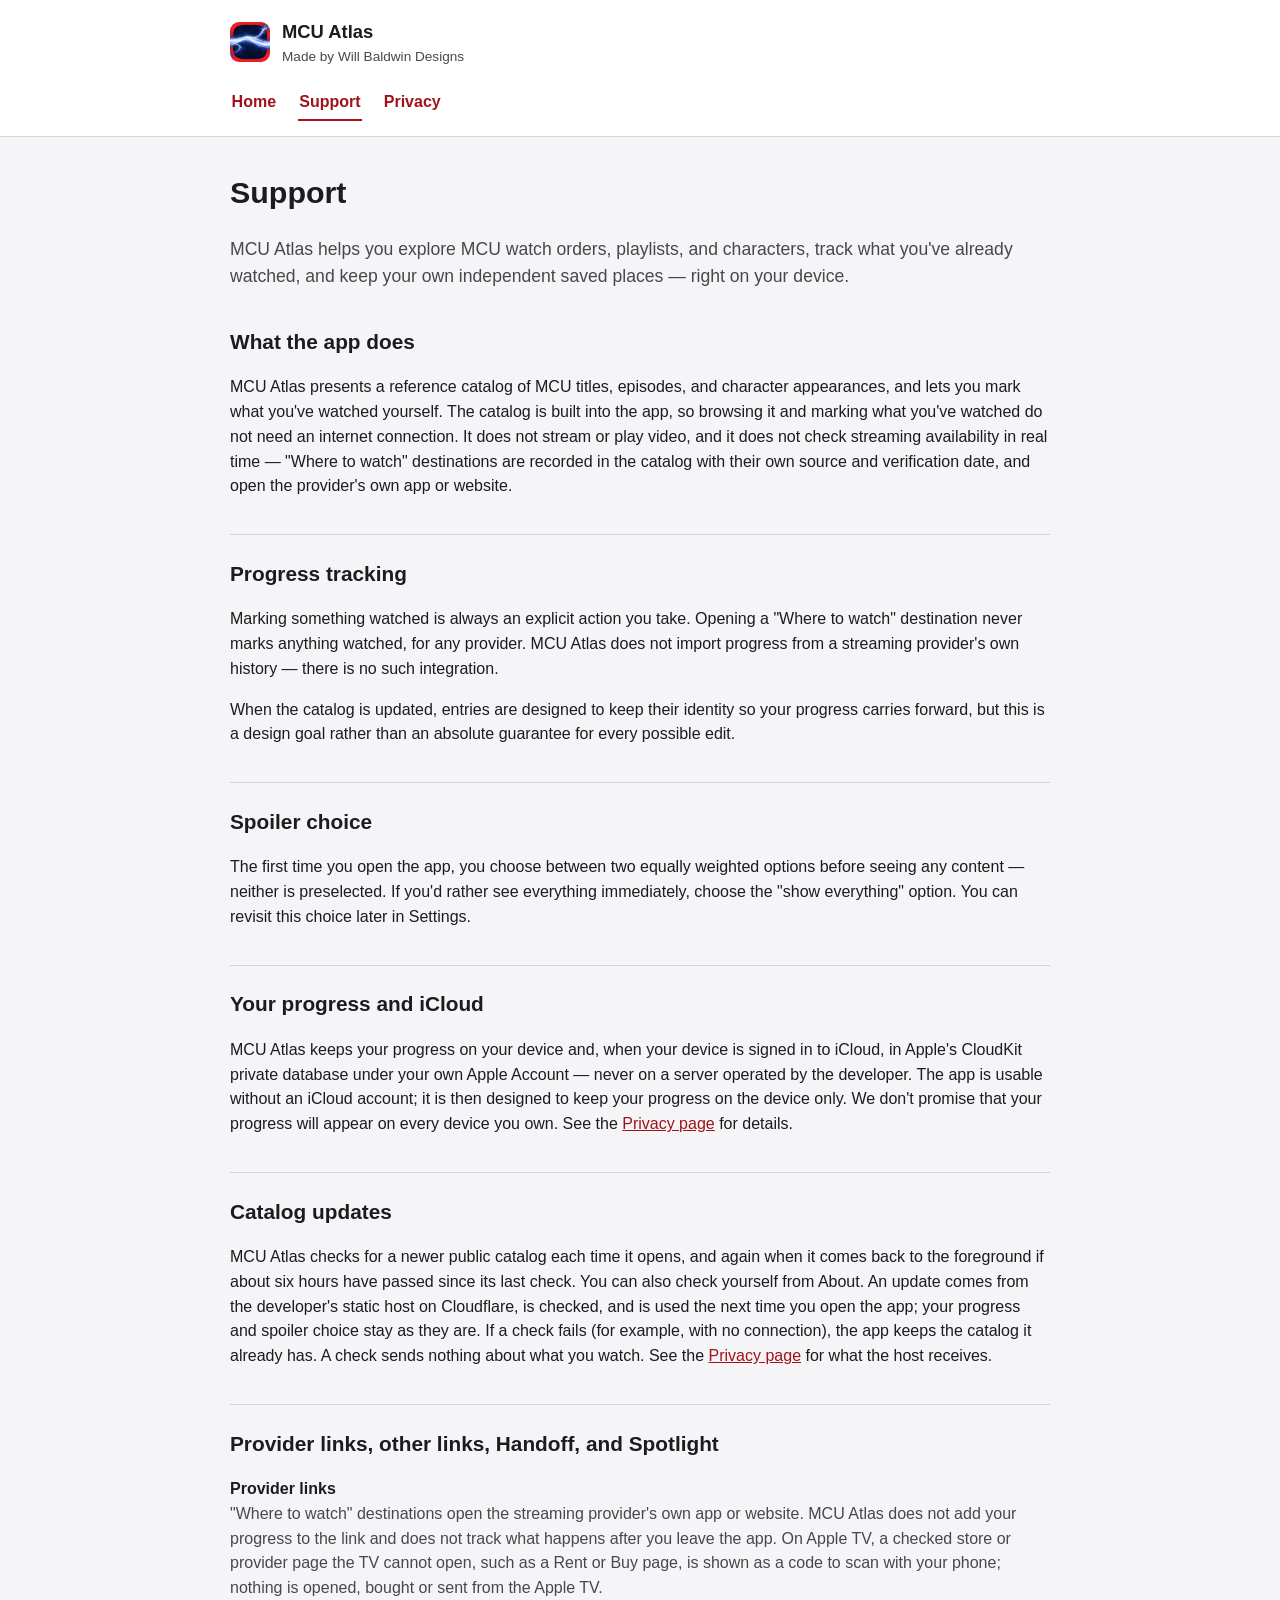
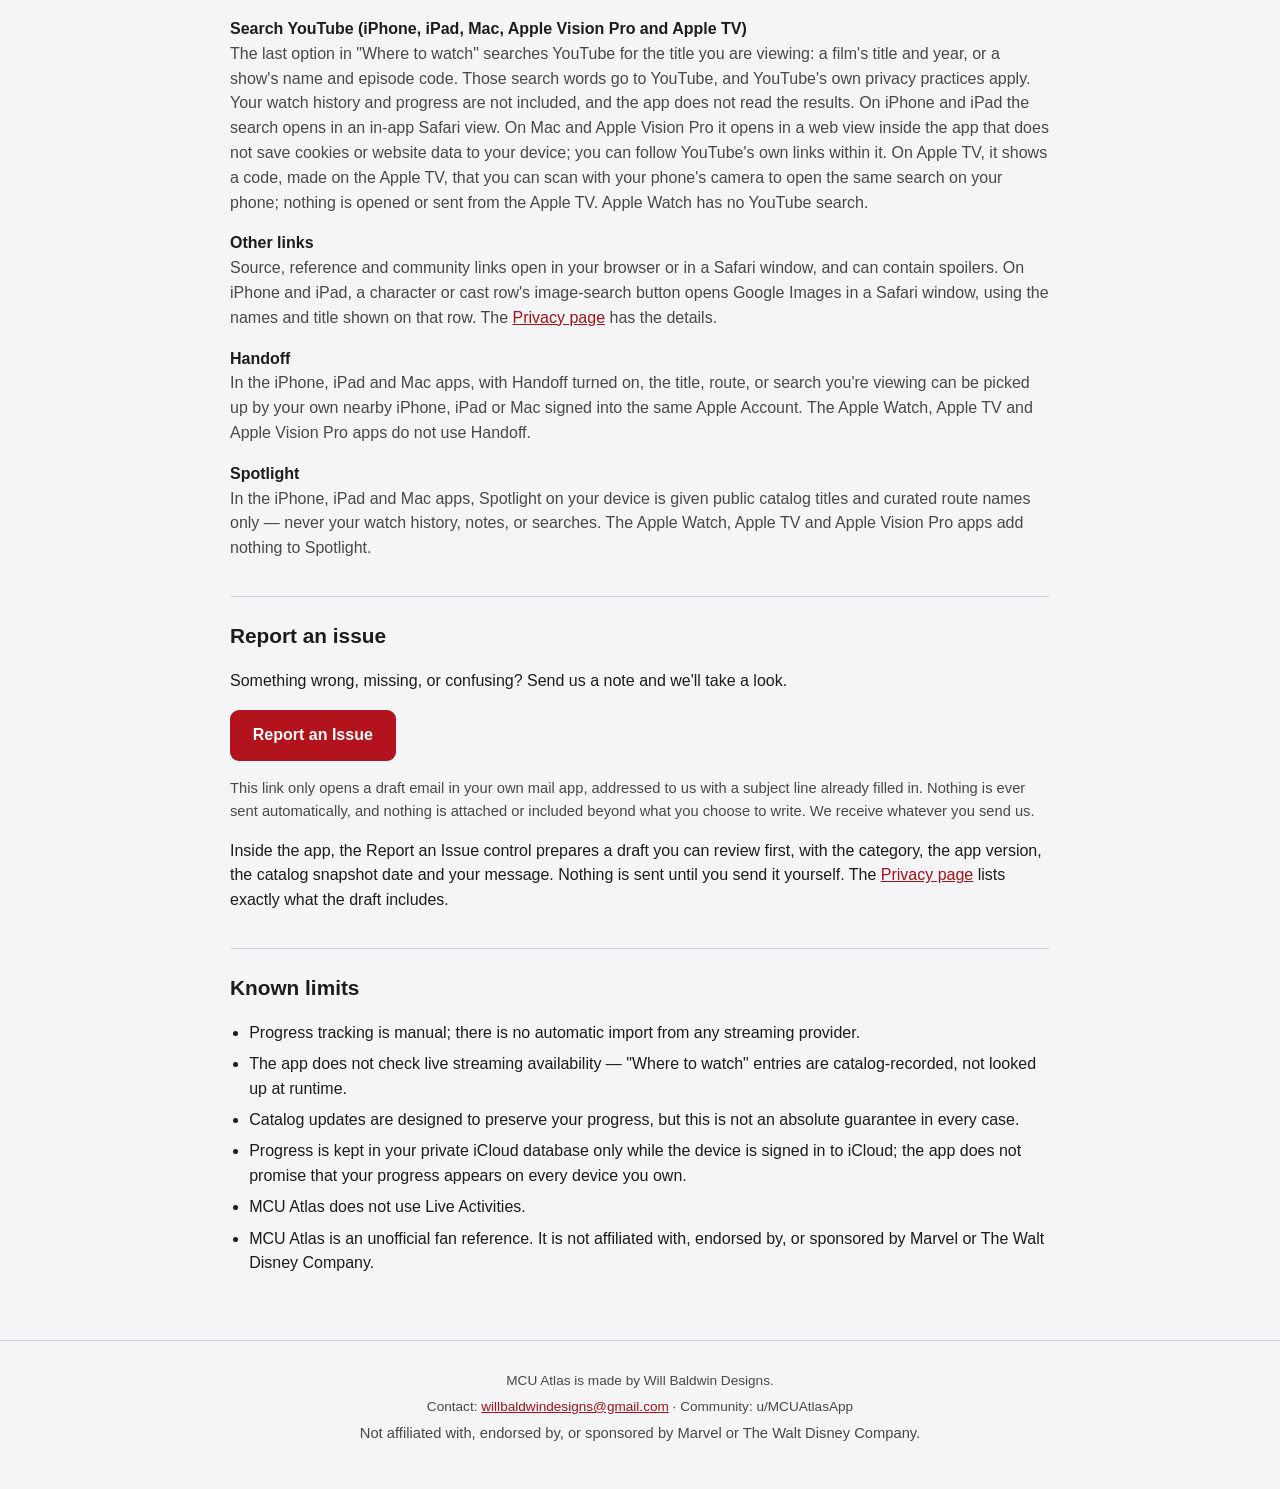
<file: support.html>
<!DOCTYPE html>
<html lang="en">
<head>
<meta charset="UTF-8">
<meta name="viewport" content="width=device-width, initial-scale=1">
<title>Support — MCU Atlas</title>
<link rel="stylesheet" href="styles.css">
<link rel="icon" type="image/png" href="assets/favicon-32.png">
</head>
<body>
<a class="skip-link" href="#main">Skip to content</a>

<header class="site-header">
  <div class="header-inner">
    <img src="assets/icon-256.png" alt="" width="40" height="40">
    <div>
      <p class="brand-title">MCU Atlas</p>
      <p class="brand-sub">Made by Will Baldwin Designs</p>
    </div>
  </div>
  <nav class="primary-nav" aria-label="Primary">
    <a href="index.html">Home</a>
    <a href="support.html" aria-current="page">Support</a>
    <a href="privacy.html">Privacy</a>
  </nav>
</header>

<main id="main">
  <h1>Support</h1>
  <p class="lede">MCU Atlas helps you explore MCU watch orders, playlists, and characters, track what you've already watched, and keep your own independent saved places — right on your device.</p>

  <h2>What the app does</h2>
  <p>MCU Atlas presents a reference catalog of MCU titles, episodes, and character appearances, and lets you mark what you've watched yourself. The catalog is built into the app, so browsing it and marking what you've watched do not need an internet connection. It does not stream or play video, and it does not check streaming availability in real time — "Where to watch" destinations are recorded in the catalog with their own source and verification date, and open the provider's own app or website.</p>

  <h2>Progress tracking</h2>
  <p>Marking something watched is always an explicit action you take. Opening a "Where to watch" destination never marks anything watched, for any provider. MCU Atlas does not import progress from a streaming provider's own history — there is no such integration.</p>
  <p>When the catalog is updated, entries are designed to keep their identity so your progress carries forward, but this is a design goal rather than an absolute guarantee for every possible edit.</p>

  <h2>Spoiler choice</h2>
  <p>The first time you open the app, you choose between two equally weighted options before seeing any content — neither is preselected. If you'd rather see everything immediately, choose the "show everything" option. You can revisit this choice later in Settings.</p>

  <h2>Your progress and iCloud</h2>
  <p>MCU Atlas keeps your progress on your device and, when your device is signed in to iCloud, in Apple's CloudKit private database under your own Apple Account — never on a server operated by the developer. The app is usable without an iCloud account; it is then designed to keep your progress on the device only. We don't promise that your progress will appear on every device you own. See the <a href="privacy.html">Privacy page</a> for details.</p>

  <h2>Catalog updates</h2>
  <p>MCU Atlas checks for a newer public catalog each time it opens, and again when it comes back to the foreground if about six hours have passed since its last check. You can also check yourself from About. An update comes from the developer's static host on Cloudflare, is checked, and is used the next time you open the app; your progress and spoiler choice stay as they are. If a check fails (for example, with no connection), the app keeps the catalog it already has. A check sends nothing about what you watch. See the <a href="privacy.html">Privacy page</a> for what the host receives.</p>

  <h2>Provider links, other links, Handoff, and Spotlight</h2>
  <dl class="field-list">
    <dt>Provider links</dt>
    <dd>"Where to watch" destinations open the streaming provider's own app or website. MCU Atlas does not add your progress to the link and does not track what happens after you leave the app. On Apple TV, a checked store or provider page the TV cannot open, such as a Rent or Buy page, is shown as a code to scan with your phone; nothing is opened, bought or sent from the Apple TV.</dd>
    <dt>Search YouTube (iPhone, iPad, Mac, Apple Vision Pro and Apple TV)</dt>
    <dd>The last option in "Where to watch" searches YouTube for the title you are viewing: a film's title and year, or a show's name and episode code. Those search words go to YouTube, and YouTube's own privacy practices apply. Your watch history and progress are not included, and the app does not read the results. On iPhone and iPad the search opens in an in-app Safari view. On Mac and Apple Vision Pro it opens in a web view inside the app that does not save cookies or website data to your device; you can follow YouTube's own links within it. On Apple TV, it shows a code, made on the Apple TV, that you can scan with your phone's camera to open the same search on your phone; nothing is opened or sent from the Apple TV. Apple Watch has no YouTube search.</dd>
    <dt>Other links</dt>
    <dd>Source, reference and community links open in your browser or in a Safari window, and can contain spoilers. On iPhone and iPad, a character or cast row's image-search button opens Google Images in a Safari window, using the names and title shown on that row. The <a href="privacy.html">Privacy page</a> has the details.</dd>
    <dt>Handoff</dt>
    <dd>In the iPhone, iPad and Mac apps, with Handoff turned on, the title, route, or search you're viewing can be picked up by your own nearby iPhone, iPad or Mac signed into the same Apple Account. The Apple Watch, Apple TV and Apple Vision Pro apps do not use Handoff.</dd>
    <dt>Spotlight</dt>
    <dd>In the iPhone, iPad and Mac apps, Spotlight on your device is given public catalog titles and curated route names only — never your watch history, notes, or searches. The Apple Watch, Apple TV and Apple Vision Pro apps add nothing to Spotlight.</dd>
  </dl>

  <h2>Report an issue</h2>
  <p>Something wrong, missing, or confusing? Send us a note and we'll take a look.</p>
  <p><a class="button" href="mailto:willbaldwindesigns@gmail.com?subject=MCU%20Atlas%20-%20Issue%20Report">Report an Issue</a></p>
  <p class="note">This link only opens a draft email in your own mail app, addressed to us with a subject line already filled in. Nothing is ever sent automatically, and nothing is attached or included beyond what you choose to write. We receive whatever you send us.</p>
  <p>Inside the app, the Report an Issue control prepares a draft you can review first, with the category, the app version, the catalog snapshot date and your message. Nothing is sent until you send it yourself. The <a href="privacy.html">Privacy page</a> lists exactly what the draft includes.</p>

  <h2>Known limits</h2>
  <ul class="plain-list">
    <li>Progress tracking is manual; there is no automatic import from any streaming provider.</li>
    <li>The app does not check live streaming availability — "Where to watch" entries are catalog-recorded, not looked up at runtime.</li>
    <li>Catalog updates are designed to preserve your progress, but this is not an absolute guarantee in every case.</li>
    <li>Progress is kept in your private iCloud database only while the device is signed in to iCloud; the app does not promise that your progress appears on every device you own.</li>
    <li>MCU Atlas does not use Live Activities.</li>
    <li>MCU Atlas is an unofficial fan reference. It is not affiliated with, endorsed by, or sponsored by Marvel or The Walt Disney Company.</li>
  </ul>
</main>

<footer class="site-footer">
  <p>MCU Atlas is made by Will Baldwin Designs.</p>
  <p>Contact: <a href="mailto:willbaldwindesigns@gmail.com">willbaldwindesigns@gmail.com</a> &middot; Community: u/MCUAtlasApp</p>
  <p class="note">Not affiliated with, endorsed by, or sponsored by Marvel or The Walt Disney Company.</p>
</footer>
</body>
</html>
</file>
<file: atlas-discovery.css>
:root{color-scheme:dark;--bg:#081319;--surface:#102229;--cream:#f1f8f3;--muted:#b6ccc7;--mint:#a3f6c6;--cyan:#87e7ff;--line:#31565b;--serif:Georgia,"Times New Roman",serif;--sans:system-ui,-apple-system,BlinkMacSystemFont,"Segoe UI",sans-serif;--mono:ui-monospace,SFMono-Regular,Consolas,monospace}
*,*::before,*::after{box-sizing:border-box}
body{margin:0;background:radial-gradient(ellipse at 4% 2%,#0c342c 0%,transparent 40rem),radial-gradient(ellipse at 95% 24%,#103049 0%,transparent 35rem),var(--bg);color:var(--cream);font:1.0625rem/1.62 var(--sans)}
header,main,footer{width:min(71rem,100% - 3rem);margin-inline:auto}
a{color:var(--mint);text-decoration-thickness:.08em;text-underline-offset:.19em}
a:hover{color:var(--cyan)}
a:focus-visible{outline:3px solid var(--cyan);outline-offset:5px}
.skip{position:absolute;top:.5rem;left:.5rem;z-index:2;background:var(--bg);padding:.5rem 1rem;transform:translateY(-160%)}.skip:focus{transform:none}
header,.foot-row{display:flex;align-items:center;justify-content:space-between;gap:1rem;flex-wrap:wrap}
header{min-height:5.1rem;border-bottom:1px solid var(--line);padding-block:.75rem}
.wordmark{display:inline-flex;align-items:center;gap:.65rem;color:var(--cream);font-weight:750;text-decoration:none;letter-spacing:.025em}
.wordmark img{border-radius:9px;width:32px;height:32px}
nav{display:flex;gap:1.25rem;flex-wrap:wrap}nav a{color:var(--muted);font-size:.875rem}
h1,h2,h3,p,ol,ul{margin-block-start:0}
h1,h2{font-family:var(--serif);font-weight:500;letter-spacing:-.045em;text-wrap:balance;line-height:1.03}
h1{font-size:clamp(2.9rem,7.2vw,6.6rem);margin-bottom:1.3rem}
h2{font-size:clamp(1.85rem,3.6vw,3.15rem);margin-bottom:1rem}
h3{font-size:1.08rem;line-height:1.35;margin-bottom:.5rem}
.kicker,.chapter{font:700 .76rem/1.3 var(--mono);letter-spacing:.12em;text-transform:uppercase;color:var(--mint)}
.hero{display:grid;grid-template-columns:1.12fr minmax(0,.88fr);align-items:center;gap:1.2rem;padding:clamp(3rem,7vw,6rem) 0;min-height:32rem}
.hero .lede{max-width:34rem;font-size:clamp(1.12rem,1.8vw,1.37rem);margin-bottom:1.5rem}
.lede,.sub,.small,.foot-note,.article p,.article li{color:var(--muted)}
.actions{display:flex;gap:.8rem 1.3rem;align-items:center;flex-wrap:wrap}
.button{display:inline-block;background:var(--mint);color:#062118;text-decoration:none;font-weight:780;padding:.7rem 1.08rem;border-radius:7px}
.button:hover{background:var(--cyan);color:#061924}
.hero-art{position:relative;margin:0;display:grid;place-items:center;border:1px solid var(--line);border-radius:1.65rem;background:linear-gradient(139deg,#143a32,#102846 70%);padding:clamp(1.2rem,4vw,3rem);overflow:hidden}
.hero-art:after{content:"";position:absolute;inset:0;pointer-events:none;background:repeating-linear-gradient(90deg,transparent 0,transparent 37px,#c6ffe508 38px,#c6ffe508 39px);mask-image:linear-gradient(#000,transparent 41%,transparent 64%,#000)}
.hero-art img{width:min(100%,23.5rem);height:auto;box-shadow:0 1.25rem 3rem #050d1699;border-radius:23%}
.small{font-size:.93rem;margin:.85rem 0 0}
.section{border-top:1px solid var(--line);padding:clamp(2rem,5.5vw,4.1rem) 0}
.section-head{max-width:43rem}
.cards,.guides{display:grid;gap:1rem;grid-template-columns:repeat(3,minmax(0,1fr))}
.guides{grid-template-columns:repeat(2,minmax(0,1fr))}
.card{border:1px solid var(--line);border-radius:1rem;background:linear-gradient(145deg,#13302a,#10222e 95%);padding:1.35rem}
.card p:last-child{margin-bottom:0}
.guide-link{font-size:clamp(1.22rem,2.3vw,1.65rem);line-height:1.2;font-family:var(--serif);display:inline-block;margin-bottom:.55rem}
.platforms{display:grid;grid-template-columns:repeat(2,minmax(0,1fr));gap:.65rem 1rem;padding:0;list-style:none}
.platforms li{padding:.75rem 0;border-bottom:1px solid var(--line)}
.platforms small{display:block;color:var(--muted);font-size:.88rem}
footer{padding-block:1.7rem 2.4rem;border-top:1px solid var(--line);font-size:.9rem;color:var(--muted)}
.foot-note{max-width:55rem;margin:.9rem 0 0;font-size:.8rem}
.article{max-width:48rem;padding-block:clamp(2.5rem,6vw,5rem)}
.article h1{font-size:clamp(2.7rem,6.55vw,5.35rem)}
.article h2{margin-top:2.35rem}
.article .quick-answer{font-size:1.16rem;color:var(--cream);border-left:3px solid var(--mint);padding:1rem 1.15rem;background:var(--surface);border-radius:0 10px 10px 0;margin:1.4rem 0}
.article ol,.article ul{padding-inline-start:1.45rem}
.article li{padding-inline-start:.18rem;margin:.45rem 0}
.article strong{color:var(--cream)}
.source-list{font-size:.94rem}
.cta{background:linear-gradient(120deg,#123d2f,#123144);padding:1.25rem;border:1px solid var(--line);border-radius:1rem;margin-top:2rem}
.cta p{margin-bottom:.7rem}
@media(max-width:45rem){header,main,footer{width:calc(100% - 2rem)}.hero{grid-template-columns:1fr;min-height:0;gap:1.6rem}.hero-art img{width:min(100%,17rem)}.cards{grid-template-columns:1fr}.guides{gap:.75rem}.card{padding:1rem}}
@media(max-width:36rem){.guides,.platforms{grid-template-columns:1fr}nav{gap:1rem}.article .quick-answer{font-size:1.07rem}}
.captures{display:grid;grid-template-columns:minmax(11rem,.48fr) minmax(0,1fr);gap:1rem;align-items:stretch}
.capture{margin:0;border:1px solid var(--line);border-radius:1rem;background:#0b1c25;display:grid;grid-template-rows:1fr auto;overflow:hidden}
.capture-image{display:grid;place-items:center;min-width:0;padding:clamp(.65rem,3vw,1.4rem);background:radial-gradient(ellipse at 30% 20%,#172d3a,#101e25)}
.capture img{display:block;max-width:100%;height:auto;border:1px solid #436164;border-radius:.5rem}
.capture-phone img{max-width:min(100%,12rem)}
.capture-tv img{width:min(100%,37rem)}
.capture figcaption{border-top:1px solid var(--line);padding:.72rem .95rem;font-size:.85rem;display:flex;align-items:baseline;gap:.5rem 1rem;flex-wrap:wrap}
.capture figcaption span{color:var(--muted)}
@media(max-width:36rem){.captures{grid-template-columns:1fr}.capture-phone img{max-width:min(100%,10rem)}}
</file>
<file: styles.css>
/* MCU Atlas — support/privacy site. Plain CSS, system font stack, no dependencies. */

:root {
  --bg: #f5f5f7;
  --surface: #ffffff;
  --text: #1c1c1e;
  --text-secondary: #48484a;
  --border: #d2d2d7;
  --accent: #b3131c;
  --accent-contrast: #ffffff;
  --link: #a0121a;
  --focus: #0a66ff;
  --banner-bg: #fff4d6;
  --banner-border: #b98900;
  --banner-text: #4a3800;
  --code-bg: #eef0f2;
}

@media (prefers-color-scheme: dark) {
  :root {
    --bg: #0e0e10;
    --surface: #1c1c1e;
    --text: #f2f2f4;
    --text-secondary: #c7c7cc;
    --border: #3a3a3c;
    --accent: #ff5b5b;
    --accent-contrast: #1c1c1e;
    --link: #ff8a8a;
    --focus: #6ab0ff;
    --banner-bg: #3a2e00;
    --banner-border: #e0b400;
    --banner-text: #ffe28a;
    --code-bg: #2a2a2c;
  }
}

* {
  box-sizing: border-box;
}

html {
  -webkit-text-size-adjust: 100%;
}

body {
  margin: 0;
  background: var(--bg);
  color: var(--text);
  font-family: -apple-system, BlinkMacSystemFont, "Segoe UI", Roboto, Helvetica, Arial, sans-serif;
  line-height: 1.55;
}

.skip-link {
  position: absolute;
  left: -9999px;
  top: 0;
  z-index: 100;
  background: var(--surface);
  color: var(--text);
  padding: 0.75rem 1rem;
  border: 2px solid var(--focus);
  border-radius: 0 0 8px 0;
}

.skip-link:focus {
  left: 0;
}

a {
  color: var(--link);
}

a:focus-visible,
button:focus-visible,
[tabindex]:focus-visible {
  outline: 3px solid var(--focus);
  outline-offset: 2px;
  border-radius: 4px;
}

.draft-banner {
  background: var(--banner-bg);
  color: var(--banner-text);
  border-bottom: 2px solid var(--banner-border);
  text-align: center;
  font-weight: 600;
  padding: 0.6rem 1rem;
  font-size: 0.95rem;
}

.site-header {
  border-bottom: 1px solid var(--border);
  background: var(--surface);
}

.header-inner {
  max-width: 860px;
  margin: 0 auto;
  padding: 1.1rem 1.25rem;
  display: flex;
  align-items: center;
  gap: 0.75rem;
}

.header-inner img {
  width: 40px;
  height: 40px;
  border-radius: 9px;
  flex-shrink: 0;
}

.brand-title {
  font-size: 1.15rem;
  font-weight: 700;
  margin: 0;
}

.brand-sub {
  margin: 0;
  font-size: 0.85rem;
  color: var(--text-secondary);
}

nav.primary-nav {
  max-width: 860px;
  margin: 0 auto;
  padding: 0 1.25rem 0.9rem;
  display: flex;
  gap: 1.25rem;
  flex-wrap: wrap;
}

nav.primary-nav a {
  text-decoration: none;
  font-weight: 600;
  padding: 0.3rem 0.1rem;
  border-bottom: 2px solid transparent;
}

nav.primary-nav a[aria-current="page"] {
  border-bottom-color: var(--accent);
}

nav.primary-nav a:hover {
  border-bottom-color: var(--accent);
}

main {
  max-width: 860px;
  margin: 0 auto;
  padding: 2rem 1.25rem 3rem;
}

h1 {
  font-size: 1.9rem;
  margin-top: 0;
}

h2 {
  font-size: 1.3rem;
  margin-top: 2.2rem;
  border-top: 1px solid var(--border);
  padding-top: 1.4rem;
}

h2:first-of-type {
  border-top: none;
  padding-top: 0;
}

h3 {
  font-size: 1.05rem;
  margin-top: 1.4rem;
}

.lede {
  font-size: 1.1rem;
  color: var(--text-secondary);
}

.card {
  background: var(--surface);
  border: 1px solid var(--border);
  border-radius: 12px;
  padding: 1.25rem 1.4rem;
  margin: 1.25rem 0;
}

.card-grid {
  display: grid;
  grid-template-columns: repeat(auto-fit, minmax(220px, 1fr));
  gap: 1rem;
  margin: 1.5rem 0;
}

.card-grid .card {
  margin: 0;
}

.button {
  display: inline-block;
  background: var(--accent);
  color: var(--accent-contrast);
  text-decoration: none;
  font-weight: 700;
  padding: 0.7rem 1.3rem;
  border-radius: 9px;
  border: 2px solid transparent;
}

.button:hover {
  opacity: 0.9;
}

.button:focus-visible {
  outline: 3px solid var(--focus);
  outline-offset: 3px;
}

.note {
  font-size: 0.92rem;
  color: var(--text-secondary);
}

.pending {
  background: var(--code-bg);
  border-left: 4px solid var(--banner-border);
  padding: 0.75rem 1rem;
  border-radius: 0 8px 8px 0;
  font-size: 0.92rem;
}

code {
  background: var(--code-bg);
  padding: 0.15rem 0.4rem;
  border-radius: 4px;
  font-size: 0.92em;
}

dl.field-list dt {
  font-weight: 700;
  margin-top: 1rem;
}

dl.field-list dd {
  margin-left: 0;
  color: var(--text-secondary);
}

footer.site-footer {
  border-top: 1px solid var(--border);
  padding: 1.5rem 1.25rem 2.5rem;
  text-align: center;
  color: var(--text-secondary);
  font-size: 0.85rem;
}

footer.site-footer p {
  margin: 0.3rem 0;
}

ul.plain-list {
  padding-left: 1.2rem;
}

ul.plain-list li {
  margin: 0.4rem 0;
}

@media (max-width: 480px) {
  h1 {
    font-size: 1.55rem;
  }

  .header-inner {
    padding: 1rem;
  }

  main {
    padding: 1.5rem 1rem 2.5rem;
  }
}
</file>
